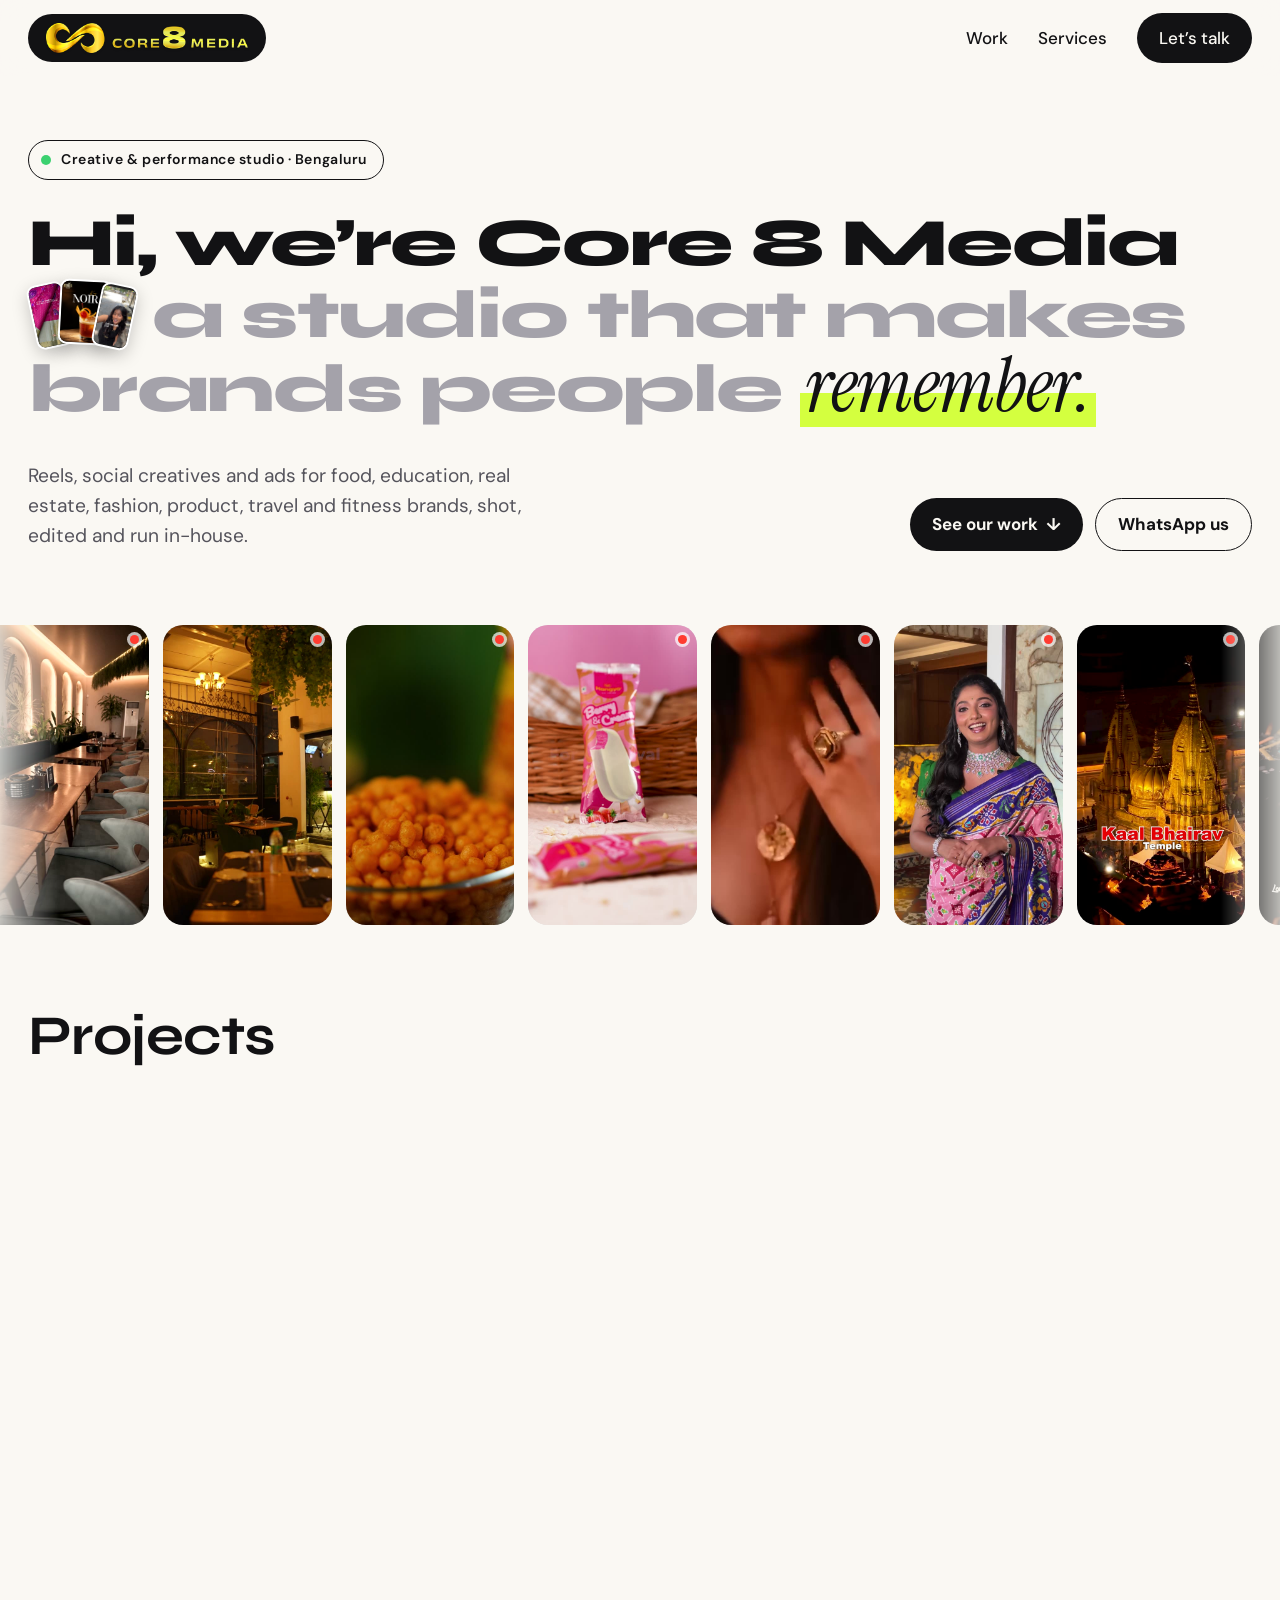
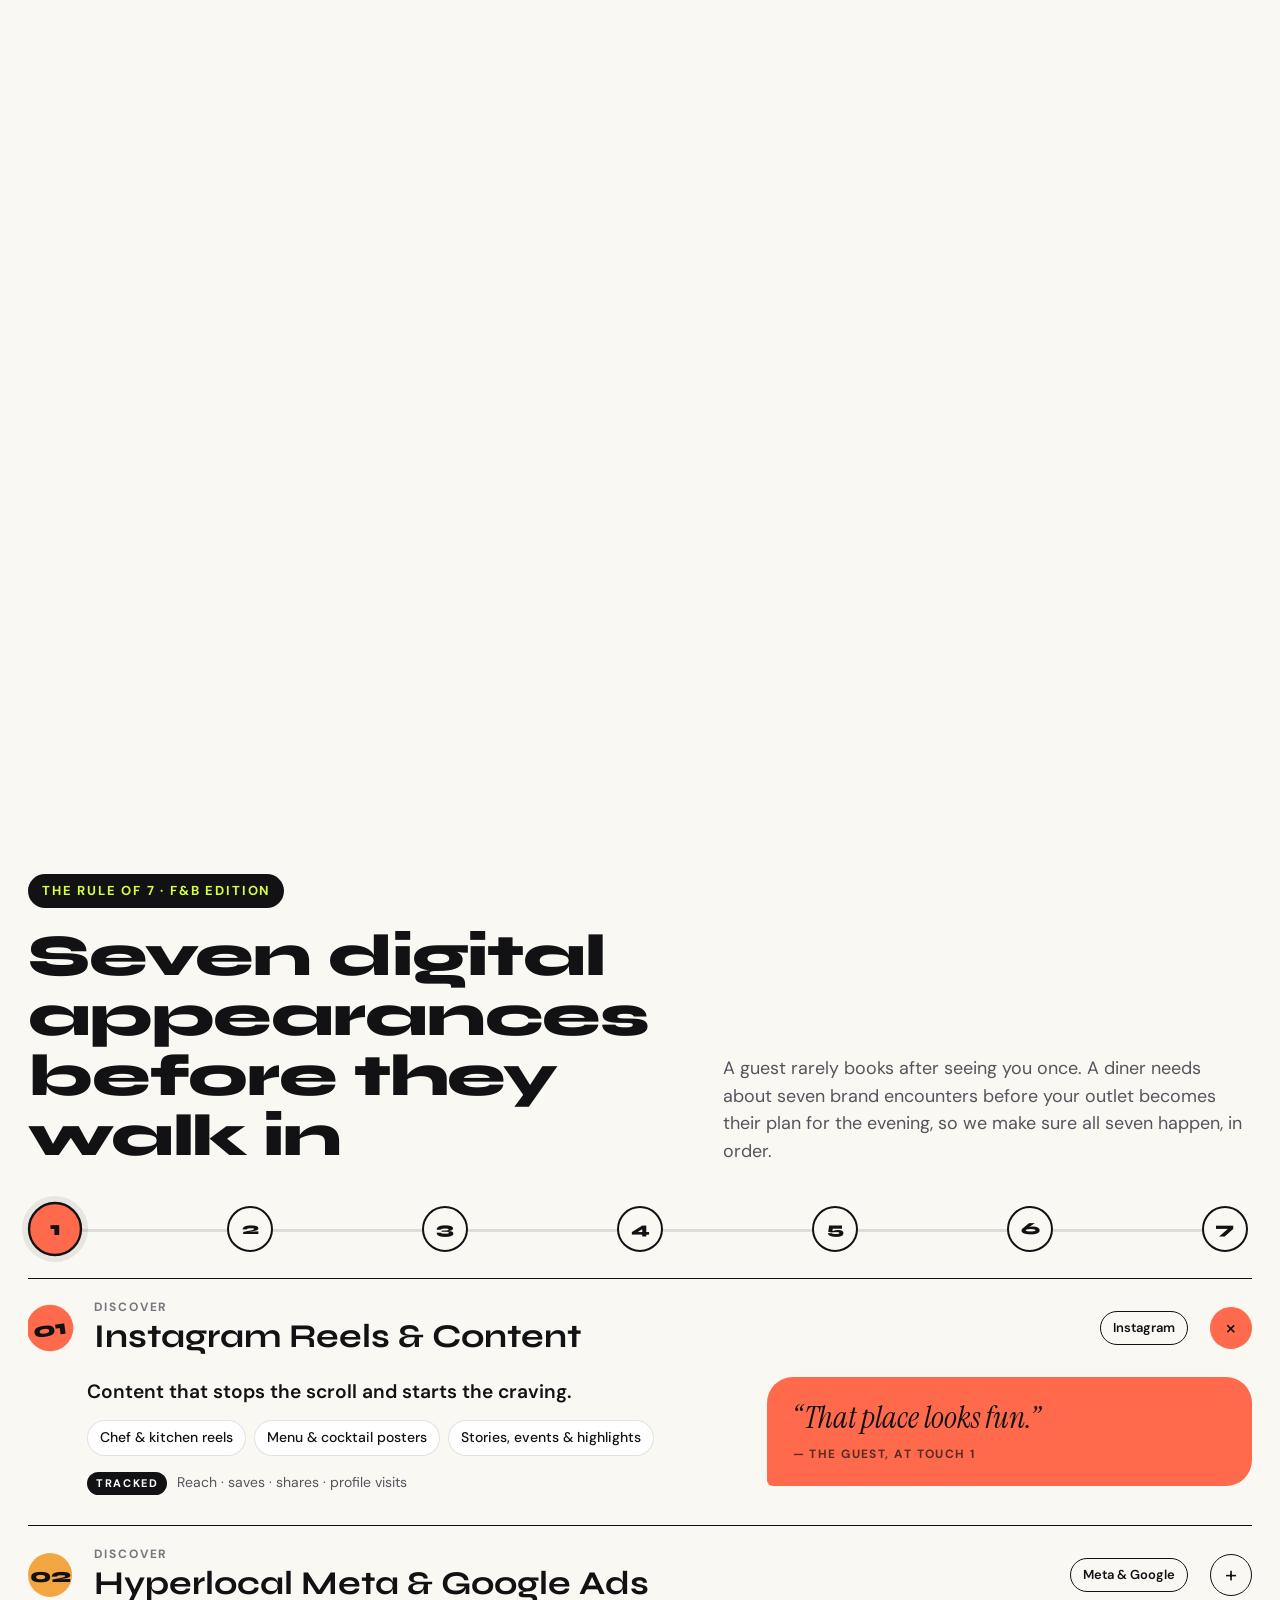
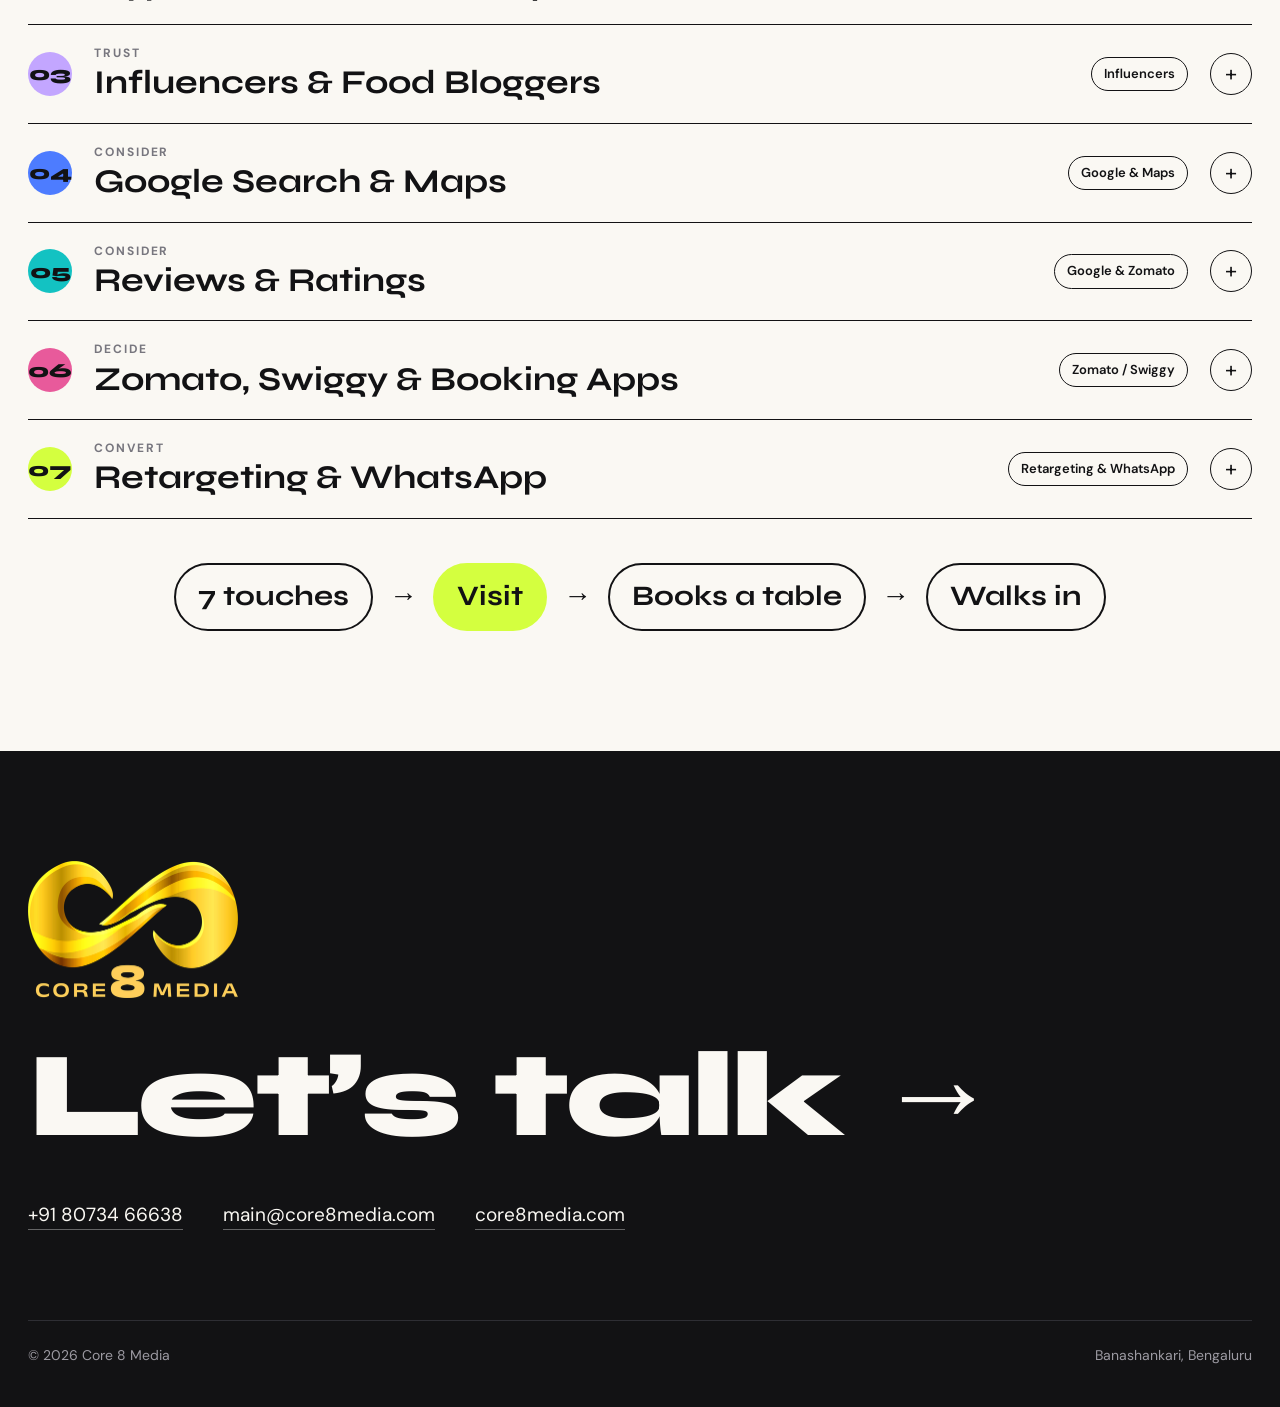
<file: index.html>
<!doctype html>
<html lang="en">
<head>
<meta charset="utf-8">
<meta name="viewport" content="width=device-width, initial-scale=1">
<title>Core 8 Media — Portfolio</title>
<meta name="description" content="Core 8 Media, Bengaluru: reels, social creatives and ads for brands people remember.">
<link rel="preload" href="fonts/syne-latin-800-normal.woff2" as="font" type="font/woff2" crossorigin>
<link rel="icon" type="image/png" href="favicon.png">
<link rel="stylesheet" href="site.css">
</head>
<body>

<nav>
  <div class="wrap nav-in">
    <a class="logo" href="index.html"><img class="logo-h" src="core8-logo-horizontal.png" alt="Core 8 Media" width="640" height="95"></a>
    <div class="links">
      <a href="index.html#work">Work</a>
      <a href="index.html#services">Services</a>
      <a class="btn" href="#contact">Let’s talk</a>
    </div>
  </div>
</nav>

<header class="hero" id="top">
  <div class="wrap">
    <p class="hero-kicker rv"><span class="dot" aria-hidden="true"></span>Creative &amp; performance studio · Bengaluru</p>
    <h1 class="rv">
      <span class="hi">Hi, we’re Core&nbsp;8&nbsp;Media</span>
      <span class="fan" aria-hidden="true"><span class="fc fc1"><img src="lk-pink-kanjeevaram-cover.jpg" alt=""></span><span class="fc fc2"><img src="st-poster-kaapi-noir.webp" alt=""></span><span class="fc fc3"><video src="re-lc-complex-loop.mp4" poster="re-lc-complex-cover.jpg" muted loop playsinline autoplay></video></span></span>
      <span class="soft">a studio that makes brands people <em>remember.</em></span>
    </h1>
    <div class="hero-row rv">
      <p>Reels, social creatives and ads for food, education, real estate, fashion, product, travel and fitness brands, shot, edited and run in-house.</p>
      <div class="hero-cta">
        <a class="btn" href="#work">See our work <span aria-hidden="true">↓</span></a>
        <a class="btn ghost" href="https://wa.me/918073466638" target="_blank" rel="noopener">WhatsApp us</a>
      </div>
    </div>
  </div>
  <div class="ribbon rv" aria-label="A sample of our reels and creatives">
    <div class="ribbon-track" id="ribbon"></div>
  </div>
</header>

<section class="wrap" id="work">
  <div class="head rv"><h2>Projects</h2></div>
  <div class="grid" id="grid"></div>
</section>

<section class="services wrap" id="services">
  <div class="r7-head rv">
    <div>
      <p class="kick">The Rule of 7 · F&amp;B Edition</p>
      <h2>Seven digital appearances before they walk in</h2>
    </div>
    <p>A guest rarely books after seeing you once. A diner needs about seven brand encounters before your outlet becomes their plan for the evening, so we make sure all seven happen, in order.</p>
  </div>
  <div class="r7-rail rv" role="group" aria-label="Jump to a touch"><button class="dot7" data-i="0" style="--c:#FF6A4D" aria-label="Touch 1: Instagram Reels &amp; Content"><span>1</span></button><button class="dot7" data-i="1" style="--c:#F2A541" aria-label="Touch 2: Hyperlocal Meta &amp; Google Ads"><span>2</span></button><button class="dot7" data-i="2" style="--c:#C3A6FF" aria-label="Touch 3: Influencers &amp; Food Bloggers"><span>3</span></button><button class="dot7" data-i="3" style="--c:#4D7CFF" aria-label="Touch 4: Google Search &amp; Maps"><span>4</span></button><button class="dot7" data-i="4" style="--c:#13C2C2" aria-label="Touch 5: Reviews &amp; Ratings"><span>5</span></button><button class="dot7" data-i="5" style="--c:#E85A9B" aria-label="Touch 6: Zomato, Swiggy &amp; Booking Apps"><span>6</span></button><button class="dot7" data-i="6" style="--c:#D4FF3F" aria-label="Touch 7: Retargeting &amp; WhatsApp"><span>7</span></button><span class="r7-fill" aria-hidden="true"></span></div>
  <div class="r7-list rv">
      <div class="r7 open" style="--c:#FF6A4D">
        <button aria-expanded="true"><b class="n">01</b><span class="t"><small>Discover</small>Instagram Reels &amp; Content</span><em class="tag">Instagram</em><i aria-hidden="true">+</i></button>
        <div class="ans"><div class="r7-body">
          <div><p class="lead">Content that stops the scroll and starts the craving.</p><ul><li>Chef &amp; kitchen reels</li><li>Menu &amp; cocktail posters</li><li>Stories, events &amp; highlights</li></ul><p class="metric"><span>Tracked</span>Reach · saves · shares · profile visits</p></div>
          <blockquote>“That place looks fun.”<cite>— the guest, at touch 1</cite></blockquote>
        </div></div>
      </div>
      <div class="r7" style="--c:#F2A541">
        <button aria-expanded="false"><b class="n">02</b><span class="t"><small>Discover</small>Hyperlocal Meta &amp; Google Ads</span><em class="tag">Meta &amp; Google</em><i aria-hidden="true">+</i></button>
        <div class="ans"><div class="r7-body">
          <div><p class="lead">Your content in front of people who can actually walk in tonight.</p><ul><li>Geo-fenced 3–5 km campaigns</li><li>Weekend &amp; match-day pushes</li><li>Call &amp; WhatsApp booking ads</li><li>Weekly optimisation</li></ul><p class="metric"><span>Tracked</span>Reach · frequency · CTR · cost per booking</p></div>
          <blockquote>“I keep seeing this place.”<cite>— the guest, at touch 2</cite></blockquote>
        </div></div>
      </div>
      <div class="r7" style="--c:#C3A6FF">
        <button aria-expanded="false"><b class="n">03</b><span class="t"><small>Trust</small>Influencers &amp; Food Bloggers</span><em class="tag">Influencers</em><i aria-hidden="true">+</i></button>
        <div class="ans"><div class="r7-body">
          <div><p class="lead">Someone they follow vouches for you.</p><ul><li>Local food creators</li><li>Hosted tasting nights</li><li>Boosted collab reels</li><li>Reshared guest content</li></ul><p class="metric"><span>Tracked</span>Collab reach · new followers · code redemptions</p></div>
          <blockquote>“Even they loved it.”<cite>— the guest, at touch 3</cite></blockquote>
        </div></div>
      </div>
      <div class="r7" style="--c:#4D7CFF">
        <button aria-expanded="false"><b class="n">04</b><span class="t"><small>Consider</small>Google Search &amp; Maps</span><em class="tag">Google &amp; Maps</em><i aria-hidden="true">+</i></button>
        <div class="ans"><div class="r7-body">
          <div><p class="lead">Show up the moment they search “near me”.</p><ul><li>Google Business Profile setup</li><li>Fresh photos &amp; weekly posts</li><li>Local SEO</li><li>Landing page</li></ul><p class="metric"><span>Tracked</span>Map views · calls · direction requests</p></div>
          <blockquote>“It’s just ten minutes away.”<cite>— the guest, at touch 4</cite></blockquote>
        </div></div>
      </div>
      <div class="r7" style="--c:#13C2C2">
        <button aria-expanded="false"><b class="n">05</b><span class="t"><small>Consider</small>Reviews &amp; Ratings</span><em class="tag">Google &amp; Zomato</em><i aria-hidden="true">+</i></button>
        <div class="ans"><div class="r7-body">
          <div><p class="lead">A strong rating with recent, replied-to reviews closes the deal.</p><ul><li>QR review collection</li><li>Replies on Google &amp; Zomato</li><li>Recovery plan for old negatives</li><li>Top reviews turned into posts</li></ul><p class="metric"><span>Tracked</span>Average rating · review count · reply rate</p></div>
          <blockquote>“People seem to love it.”<cite>— the guest, at touch 5</cite></blockquote>
        </div></div>
      </div>
      <div class="r7" style="--c:#E85A9B">
        <button aria-expanded="false"><b class="n">06</b><span class="t"><small>Decide</small>Zomato, Swiggy &amp; Booking Apps</span><em class="tag">Zomato / Swiggy</em><i aria-hidden="true">+</i></button>
        <div class="ans"><div class="r7-body">
          <div><p class="lead">Your listing has to look as good as your outlet.</p><ul><li>Menu photography &amp; item copy</li><li>Cover &amp; banner creatives</li><li>Dining &amp; delivery offers</li><li>Table-booking setup</li></ul><p class="metric"><span>Tracked</span>Listing visits · orders · table bookings</p></div>
          <blockquote>“Let’s book for Saturday.”<cite>— the guest, at touch 6</cite></blockquote>
        </div></div>
      </div>
      <div class="r7" style="--c:#D4FF3F">
        <button aria-expanded="false"><b class="n">07</b><span class="t"><small>Convert</small>Retargeting &amp; WhatsApp</span><em class="tag">Retargeting &amp; WhatsApp</em><i aria-hidden="true">+</i></button>
        <div class="ans"><div class="r7-body">
          <div><p class="lead">Anyone who watched, clicked or saved gets a reason to visit this week.</p><ul><li>Event &amp; weekend reminders</li><li>WhatsApp broadcasts &amp; loyalty offers</li><li>Birthday, anniversary &amp; group bookings</li><li>Post-visit review ask (feeds step 05)</li></ul><p class="metric"><span>Tracked</span>Return visits · broadcast replies · repeat bookings</p></div>
          <blockquote>“Okay, we’re going tonight.”<cite>— the guest, at touch 7</cite></blockquote>
        </div></div>
      </div>
  </div>
  <div class="r7-flow rv" aria-label="Seven touches lead to a visit">
    <span>7 touches</span><i>→</i><span class="hot">Visit</span><i>→</i><span>Books a table</span><i>→</i><span>Walks in</span>
  </div>
</section>

<footer id="contact">
  <div class="wrap">
    <img class="foot-logo rv" src="core8-logo.png" alt="Core 8 Media" width="420" height="275">
    <h2 class="rv"><a href="https://wa.me/918073466638" target="_blank" rel="noopener">Let’s <em>talk →</em></a></h2>
    <div class="contact rv">
      <a href="tel:+918073466638">+91 80734 66638</a>
      <a href="mailto:main@core8media.com">main@core8media.com</a>
      <a href="https://core8media.com" target="_blank" rel="noopener">core8media.com</a>
    </div>
    <div class="foot"><span>© 2026 Core 8 Media</span><span>Banashankari, Bengaluru</span></div>
  </div>
</footer>

<div class="viewer" id="viewer" role="dialog" aria-modal="true" aria-label="Project media">
  <div class="stage" id="stage"></div>
  <button class="vb v-close" id="vClose" aria-label="Close">✕</button>
  <button class="vb v-prev" id="vPrev" aria-label="Previous">←</button>
  <button class="vb v-next" id="vNext" aria-label="Next">→</button>
  <div class="v-count" id="vCount"></div>
</div>

<script src="site.js"></script>
</body>
</html>
</file>
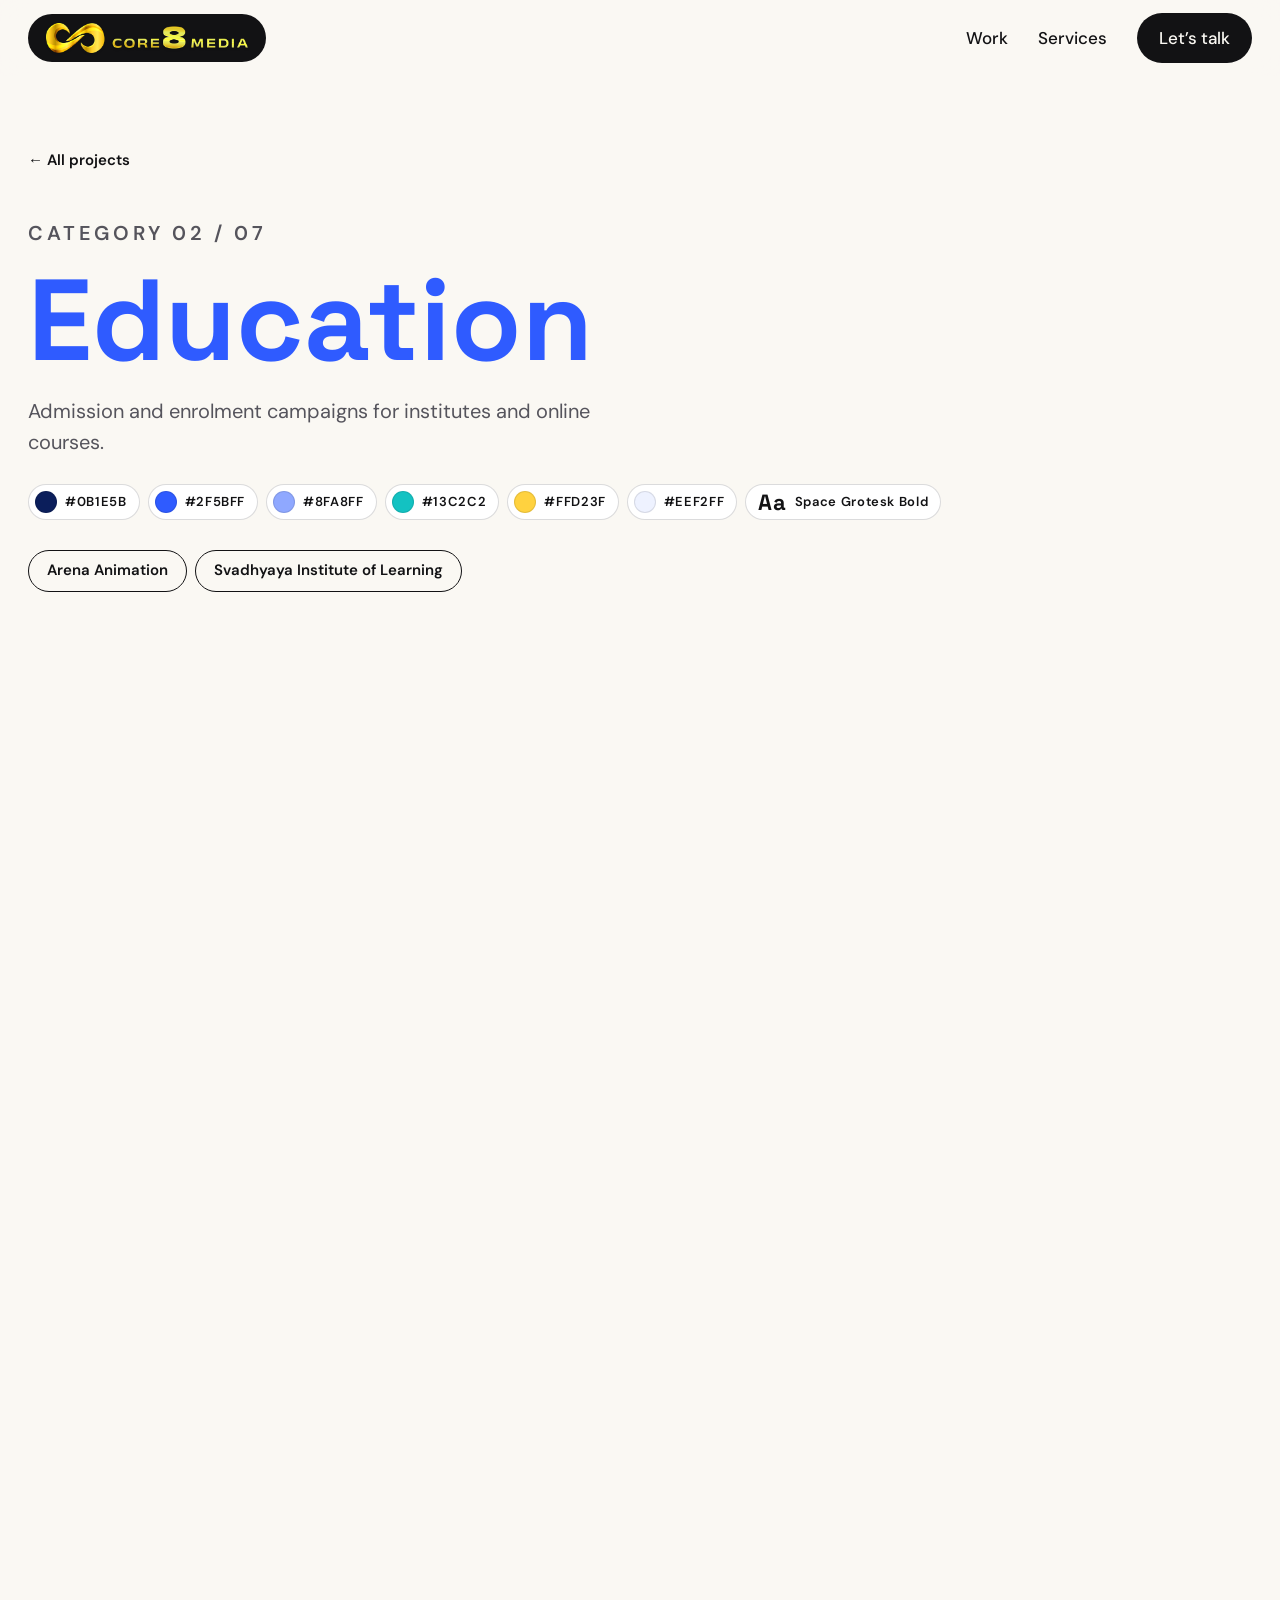
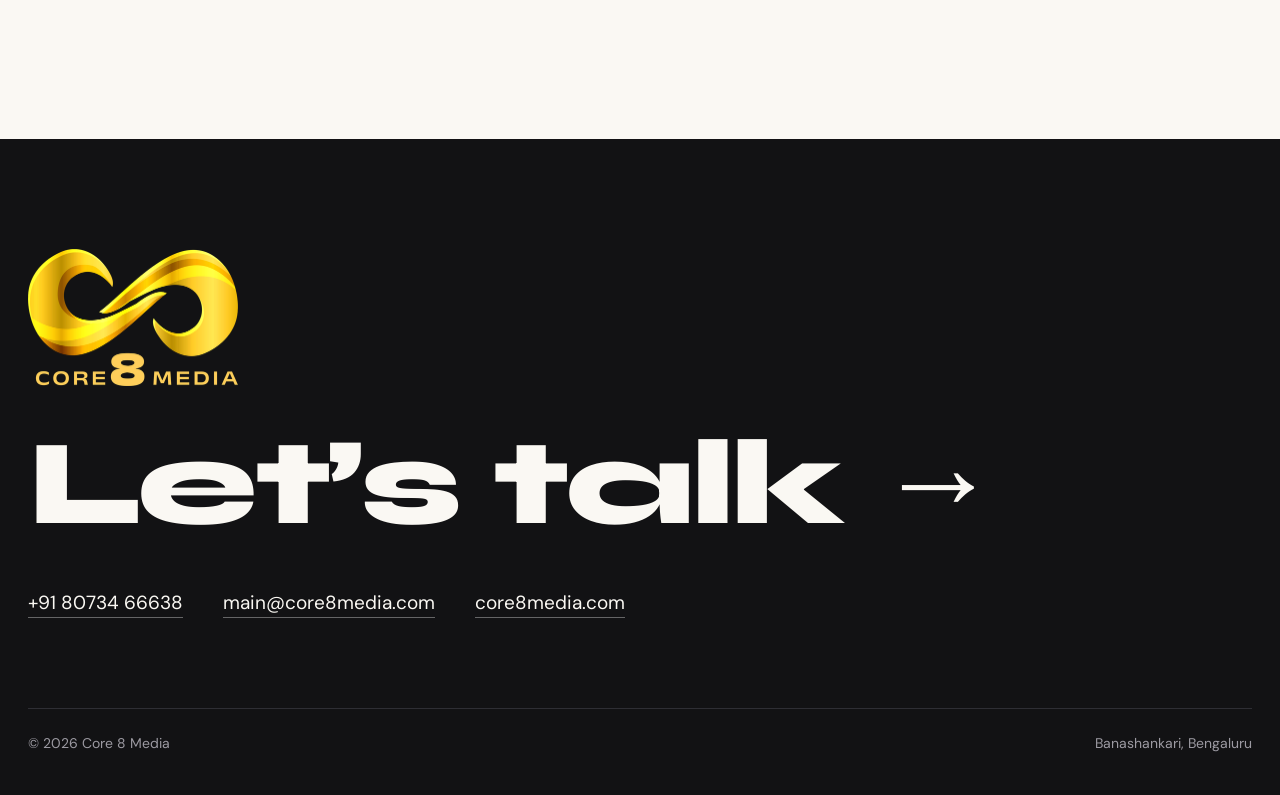
<file: education.html>
<!doctype html>
<html lang="en">
<head>
<meta charset="utf-8">
<meta name="viewport" content="width=device-width, initial-scale=1">
<title>Education — Core 8 Media</title>
<meta name="description" content="Core 8 Media work for Education brands.">
<link rel="preload" href="fonts/syne-latin-800-normal.woff2" as="font" type="font/woff2" crossorigin>
<link rel="icon" type="image/png" href="favicon.png">
<link rel="stylesheet" href="site.css">
</head>
<body>

<nav>
  <div class="wrap nav-in">
    <a class="logo" href="index.html"><img class="logo-h" src="core8-logo-horizontal.png" alt="Core 8 Media" width="640" height="95"></a>
    <div class="links">
      <a href="index.html#work">Work</a>
      <a href="index.html#services">Services</a>
      <a class="btn" href="#contact">Let’s talk</a>
    </div>
  </div>
</nav>

<main class="wrap" id="category" data-cat="education"></main>

<footer id="contact">
  <div class="wrap">
    <img class="foot-logo rv" src="core8-logo.png" alt="Core 8 Media" width="420" height="275">
    <h2 class="rv"><a href="https://wa.me/918073466638" target="_blank" rel="noopener">Let’s <em>talk →</em></a></h2>
    <div class="contact rv">
      <a href="tel:+918073466638">+91 80734 66638</a>
      <a href="mailto:main@core8media.com">main@core8media.com</a>
      <a href="https://core8media.com" target="_blank" rel="noopener">core8media.com</a>
    </div>
    <div class="foot"><span>© 2026 Core 8 Media</span><span>Banashankari, Bengaluru</span></div>
  </div>
</footer>

<div class="viewer" id="viewer" role="dialog" aria-modal="true" aria-label="Project media">
  <div class="stage" id="stage"></div>
  <button class="vb v-close" id="vClose" aria-label="Close">✕</button>
  <button class="vb v-prev" id="vPrev" aria-label="Previous">←</button>
  <button class="vb v-next" id="vNext" aria-label="Next">→</button>
  <div class="v-count" id="vCount"></div>
</div>

<script src="site.js"></script>
</body>
</html>
</file>
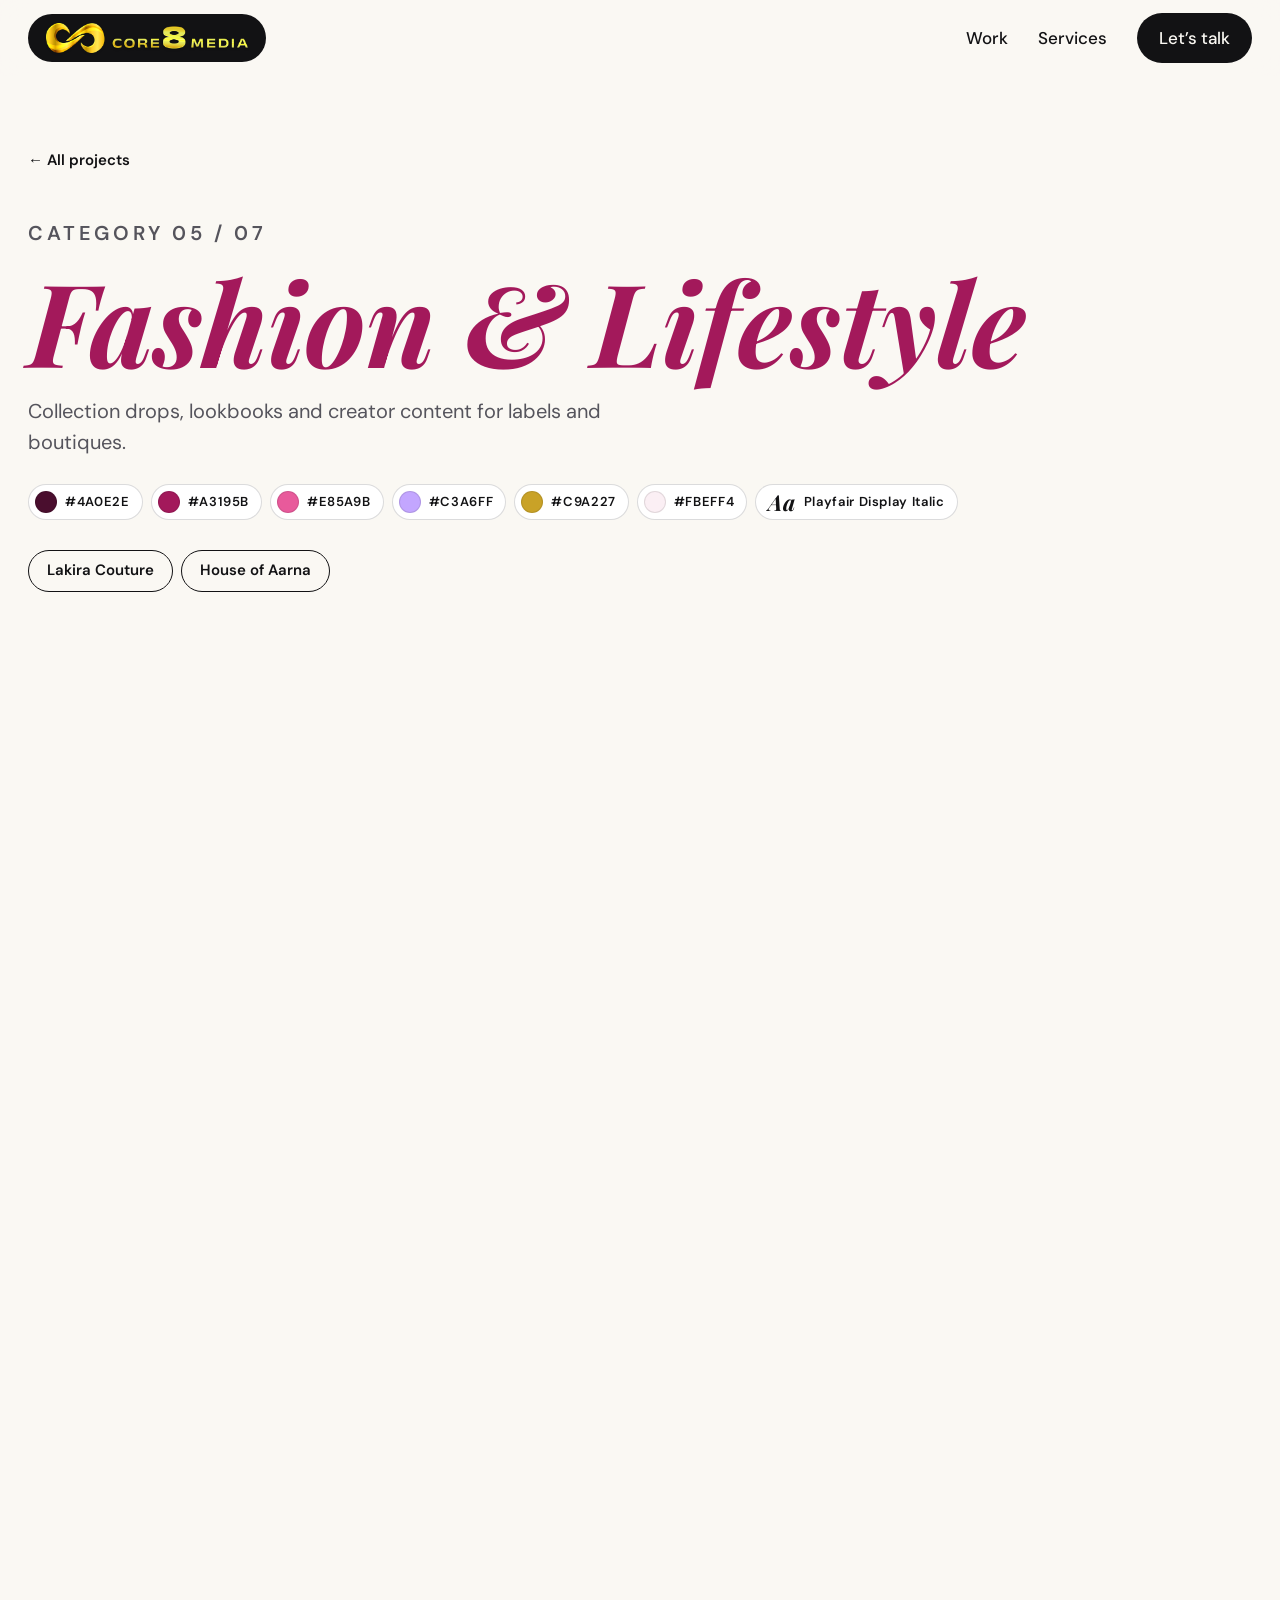
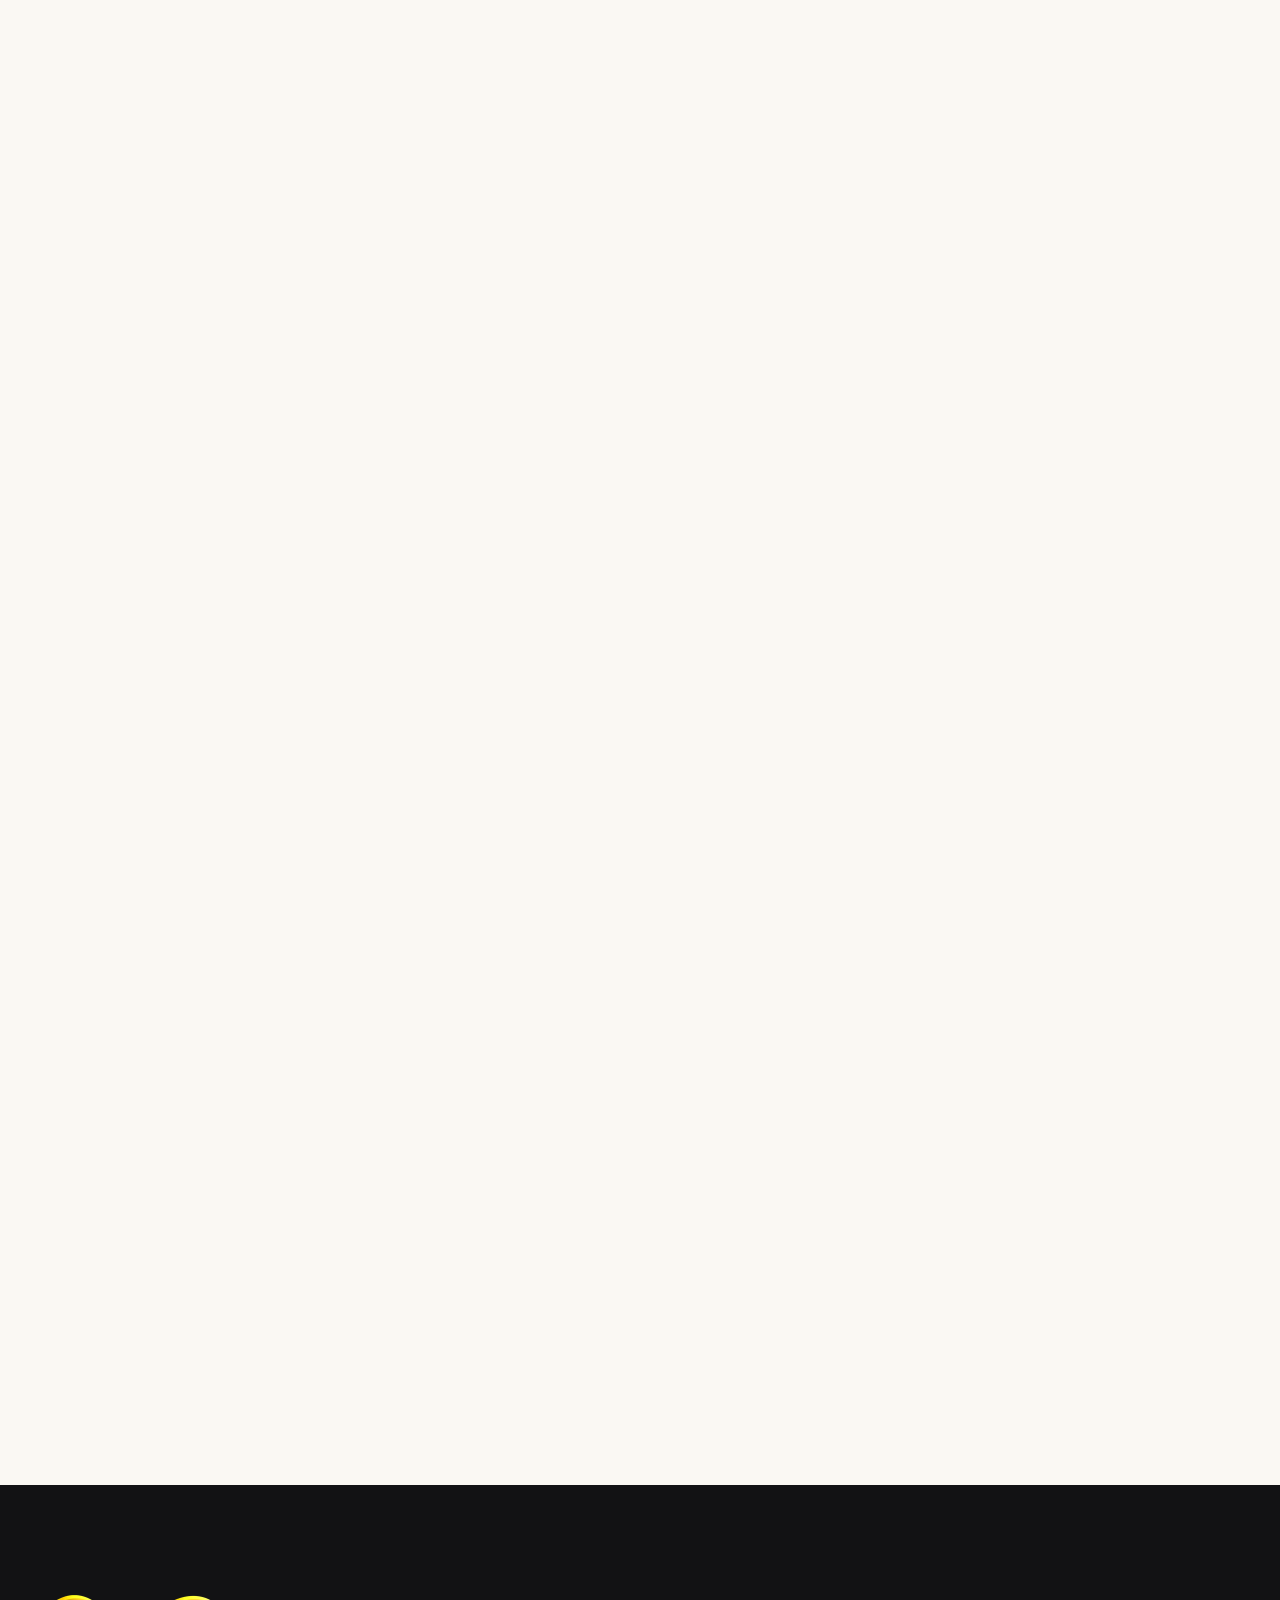
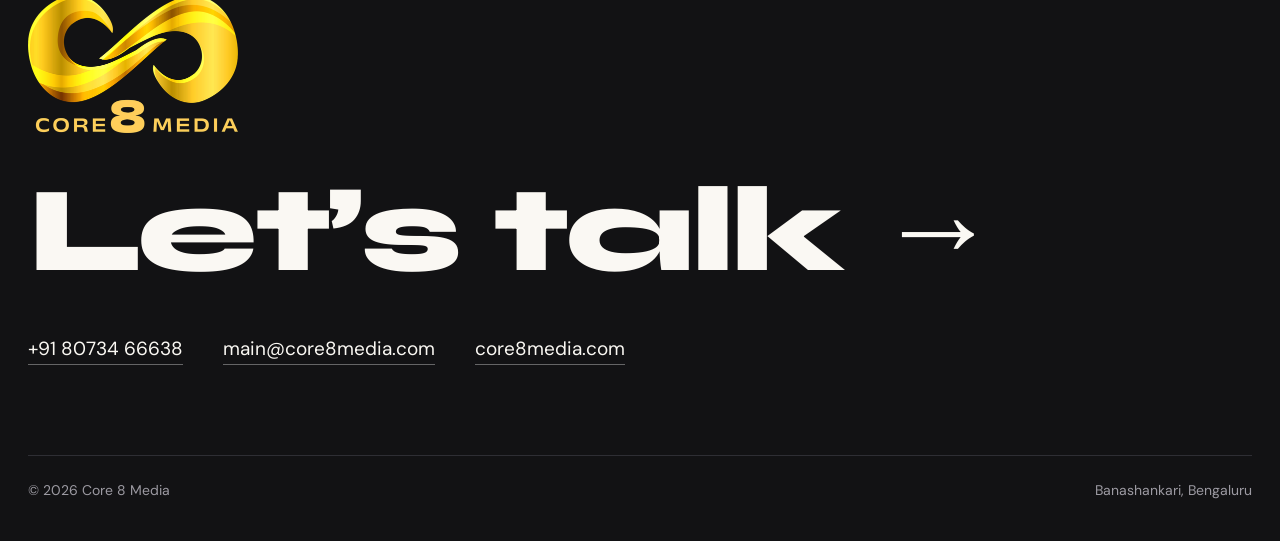
<file: fashion-lifestyle.html>
<!doctype html>
<html lang="en">
<head>
<meta charset="utf-8">
<meta name="viewport" content="width=device-width, initial-scale=1">
<title>Fashion &amp; Lifestyle — Core 8 Media</title>
<meta name="description" content="Core 8 Media work for Fashion &amp; Lifestyle brands.">
<link rel="preload" href="fonts/syne-latin-800-normal.woff2" as="font" type="font/woff2" crossorigin>
<link rel="icon" type="image/png" href="favicon.png">
<link rel="stylesheet" href="site.css">
</head>
<body>

<nav>
  <div class="wrap nav-in">
    <a class="logo" href="index.html"><img class="logo-h" src="core8-logo-horizontal.png" alt="Core 8 Media" width="640" height="95"></a>
    <div class="links">
      <a href="index.html#work">Work</a>
      <a href="index.html#services">Services</a>
      <a class="btn" href="#contact">Let’s talk</a>
    </div>
  </div>
</nav>

<main class="wrap" id="category" data-cat="fashion-lifestyle"></main>

<footer id="contact">
  <div class="wrap">
    <img class="foot-logo rv" src="core8-logo.png" alt="Core 8 Media" width="420" height="275">
    <h2 class="rv"><a href="https://wa.me/918073466638" target="_blank" rel="noopener">Let’s <em>talk →</em></a></h2>
    <div class="contact rv">
      <a href="tel:+918073466638">+91 80734 66638</a>
      <a href="mailto:main@core8media.com">main@core8media.com</a>
      <a href="https://core8media.com" target="_blank" rel="noopener">core8media.com</a>
    </div>
    <div class="foot"><span>© 2026 Core 8 Media</span><span>Banashankari, Bengaluru</span></div>
  </div>
</footer>

<div class="viewer" id="viewer" role="dialog" aria-modal="true" aria-label="Project media">
  <div class="stage" id="stage"></div>
  <button class="vb v-close" id="vClose" aria-label="Close">✕</button>
  <button class="vb v-prev" id="vPrev" aria-label="Previous">←</button>
  <button class="vb v-next" id="vNext" aria-label="Next">→</button>
  <div class="v-count" id="vCount"></div>
</div>

<script src="site.js"></script>
</body>
</html>
</file>
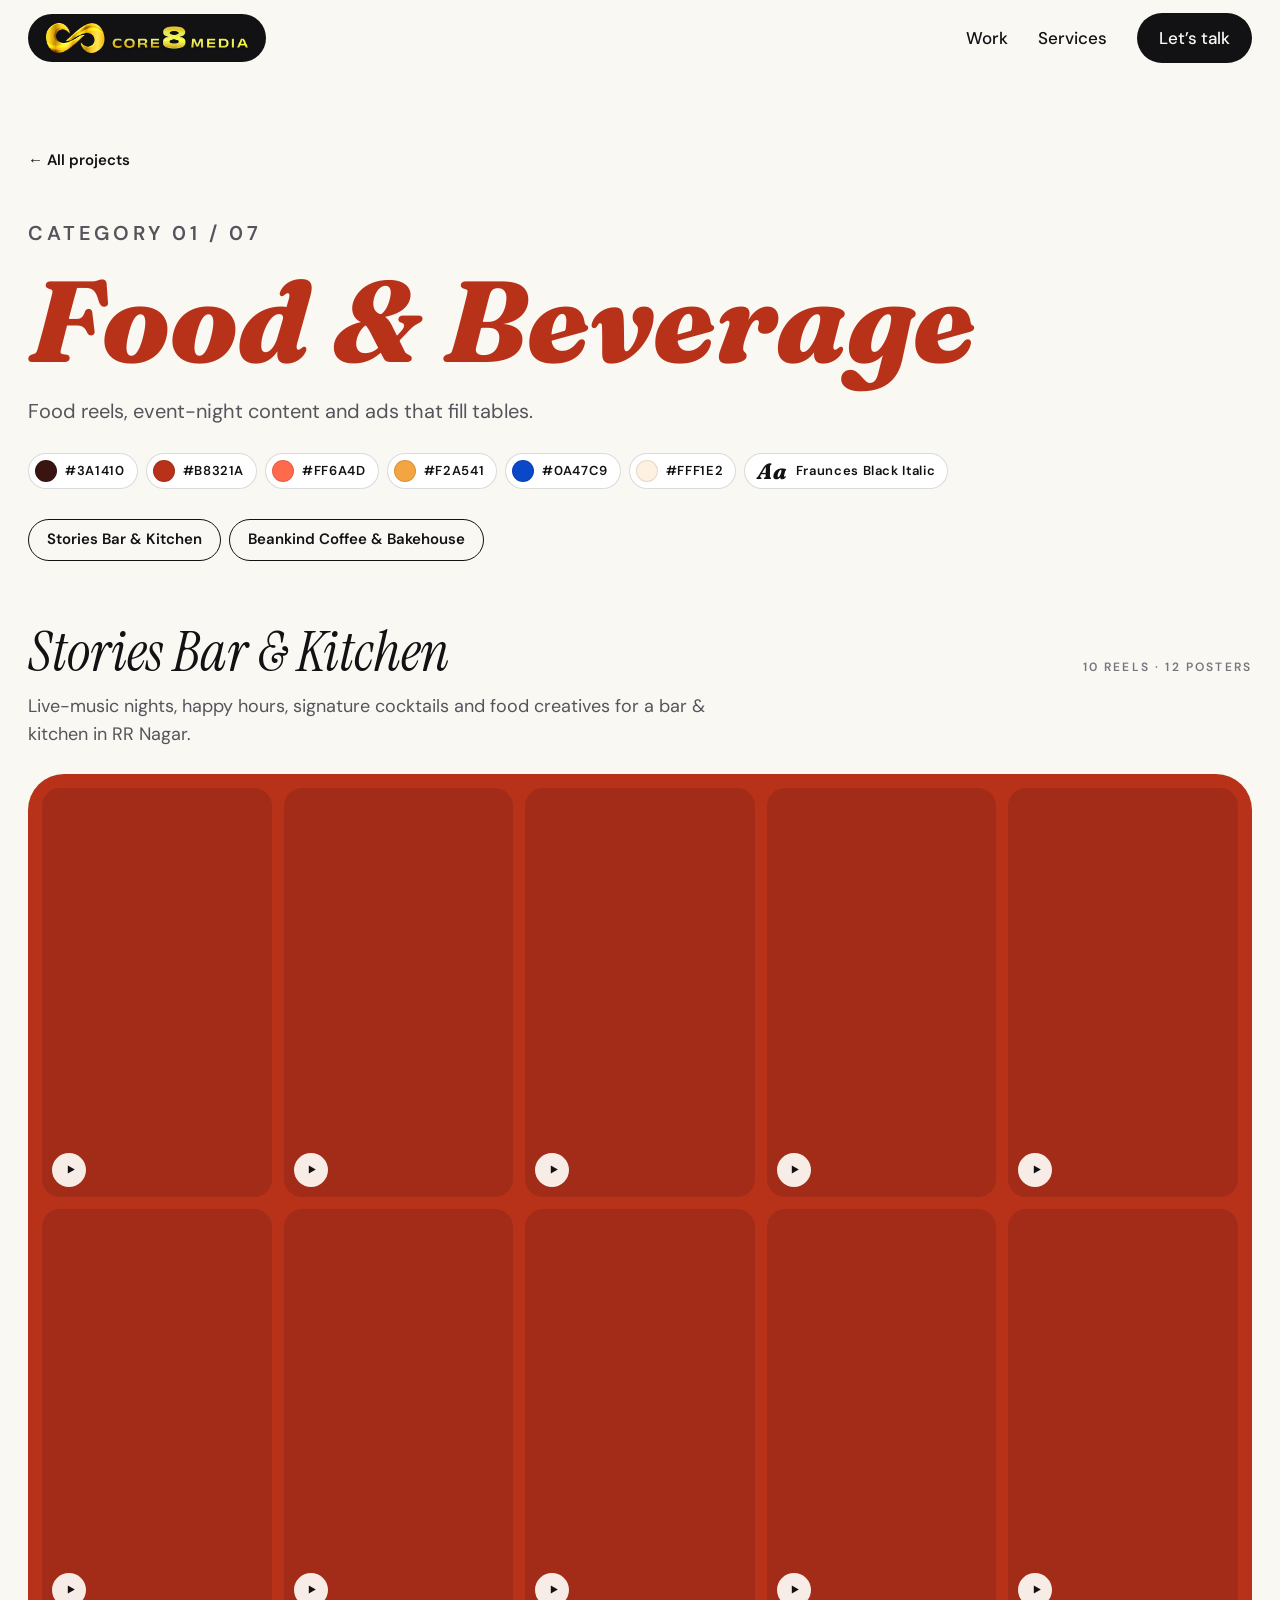
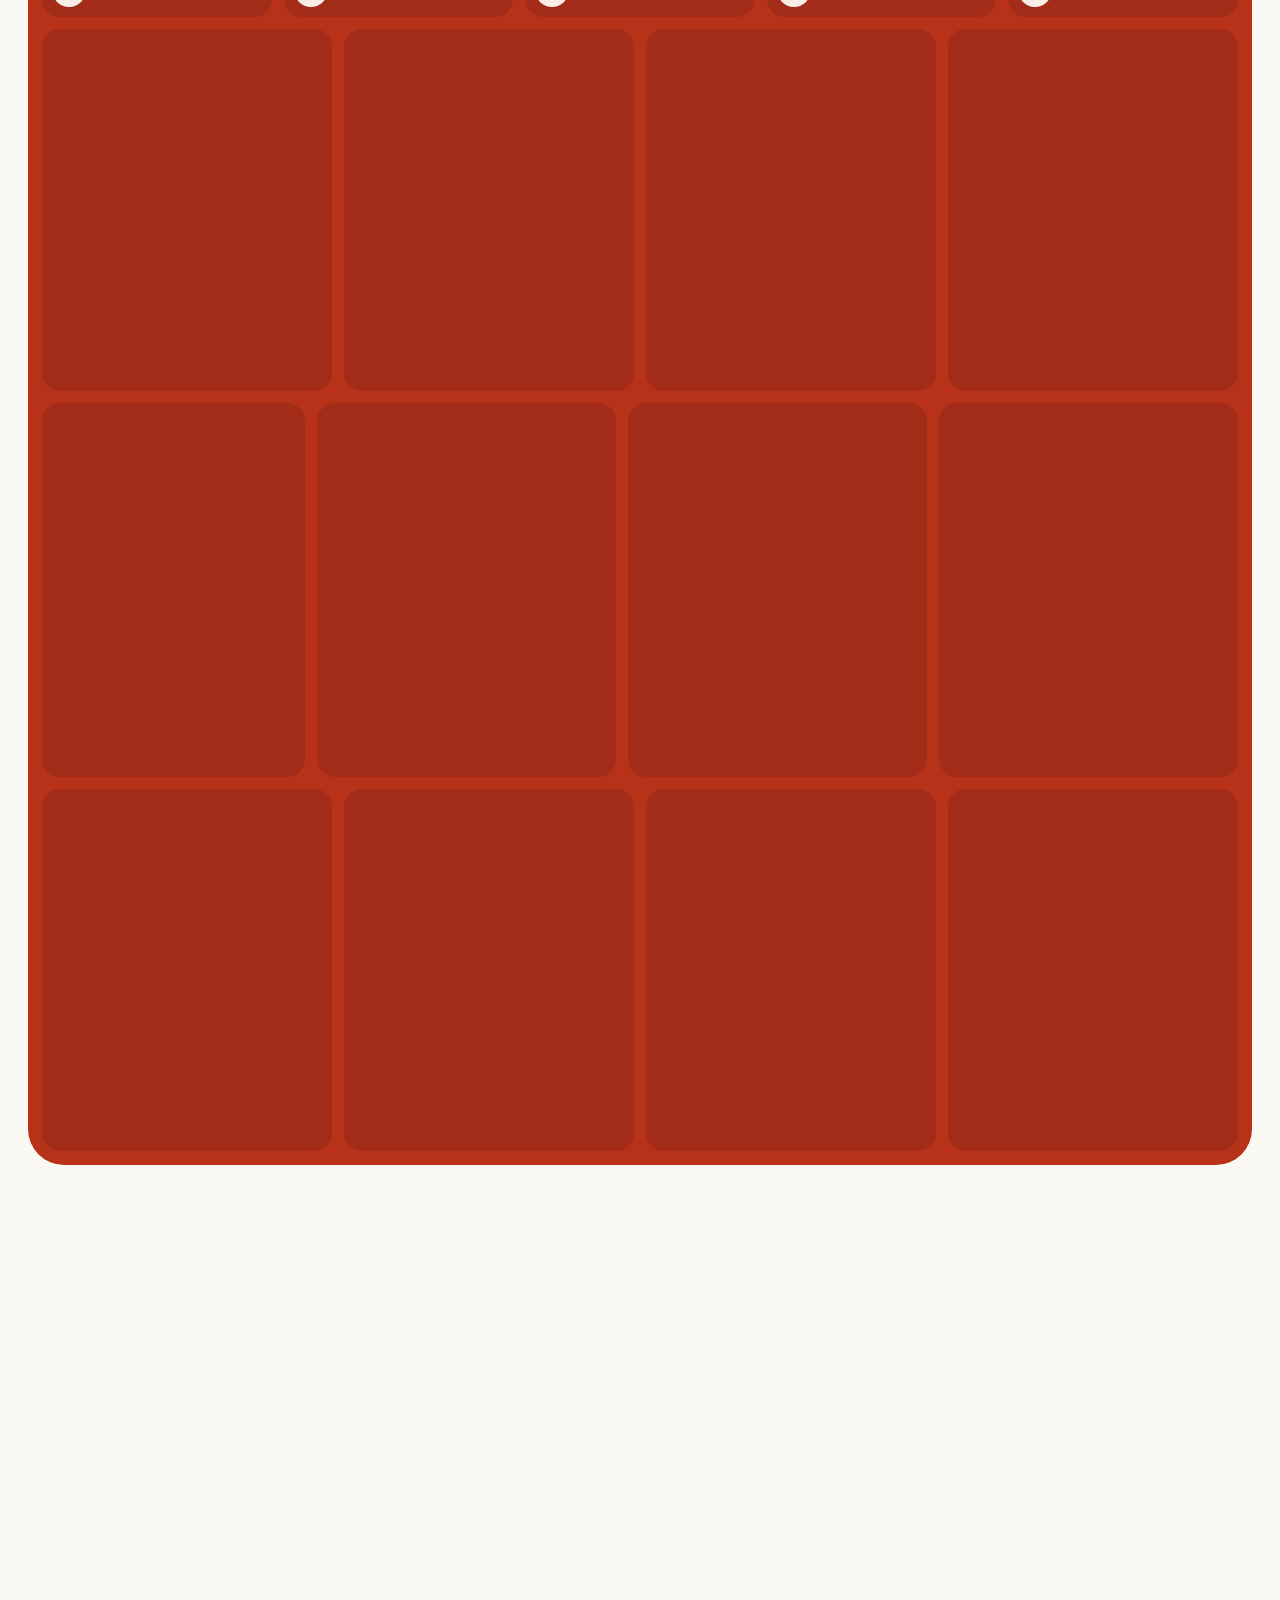
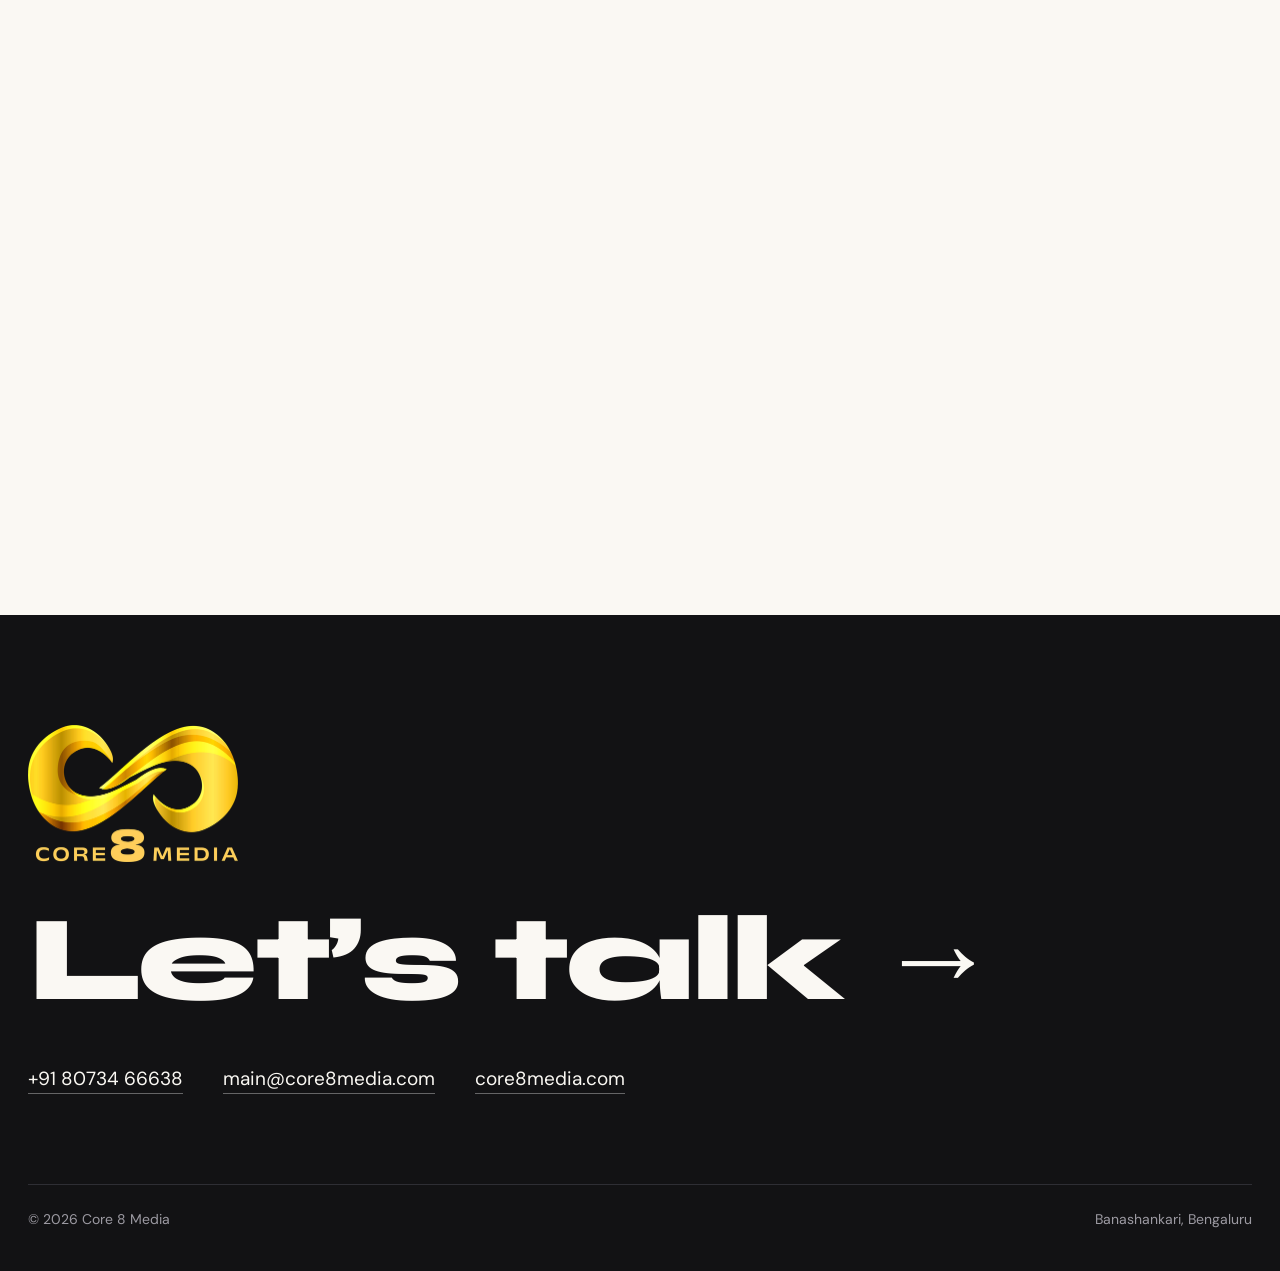
<file: food-beverage.html>
<!doctype html>
<html lang="en">
<head>
<meta charset="utf-8">
<meta name="viewport" content="width=device-width, initial-scale=1">
<title>Food &amp; Beverage — Core 8 Media</title>
<meta name="description" content="Core 8 Media work for Food &amp; Beverage brands.">
<link rel="preload" href="fonts/syne-latin-800-normal.woff2" as="font" type="font/woff2" crossorigin>
<link rel="icon" type="image/png" href="favicon.png">
<link rel="stylesheet" href="site.css">
</head>
<body>

<nav>
  <div class="wrap nav-in">
    <a class="logo" href="index.html"><img class="logo-h" src="core8-logo-horizontal.png" alt="Core 8 Media" width="640" height="95"></a>
    <div class="links">
      <a href="index.html#work">Work</a>
      <a href="index.html#services">Services</a>
      <a class="btn" href="#contact">Let’s talk</a>
    </div>
  </div>
</nav>

<main class="wrap" id="category" data-cat="food-beverage"></main>

<footer id="contact">
  <div class="wrap">
    <img class="foot-logo rv" src="core8-logo.png" alt="Core 8 Media" width="420" height="275">
    <h2 class="rv"><a href="https://wa.me/918073466638" target="_blank" rel="noopener">Let’s <em>talk →</em></a></h2>
    <div class="contact rv">
      <a href="tel:+918073466638">+91 80734 66638</a>
      <a href="mailto:main@core8media.com">main@core8media.com</a>
      <a href="https://core8media.com" target="_blank" rel="noopener">core8media.com</a>
    </div>
    <div class="foot"><span>© 2026 Core 8 Media</span><span>Banashankari, Bengaluru</span></div>
  </div>
</footer>

<div class="viewer" id="viewer" role="dialog" aria-modal="true" aria-label="Project media">
  <div class="stage" id="stage"></div>
  <button class="vb v-close" id="vClose" aria-label="Close">✕</button>
  <button class="vb v-prev" id="vPrev" aria-label="Previous">←</button>
  <button class="vb v-next" id="vNext" aria-label="Next">→</button>
  <div class="v-count" id="vCount"></div>
</div>

<script src="site.js"></script>
</body>
</html>
</file>
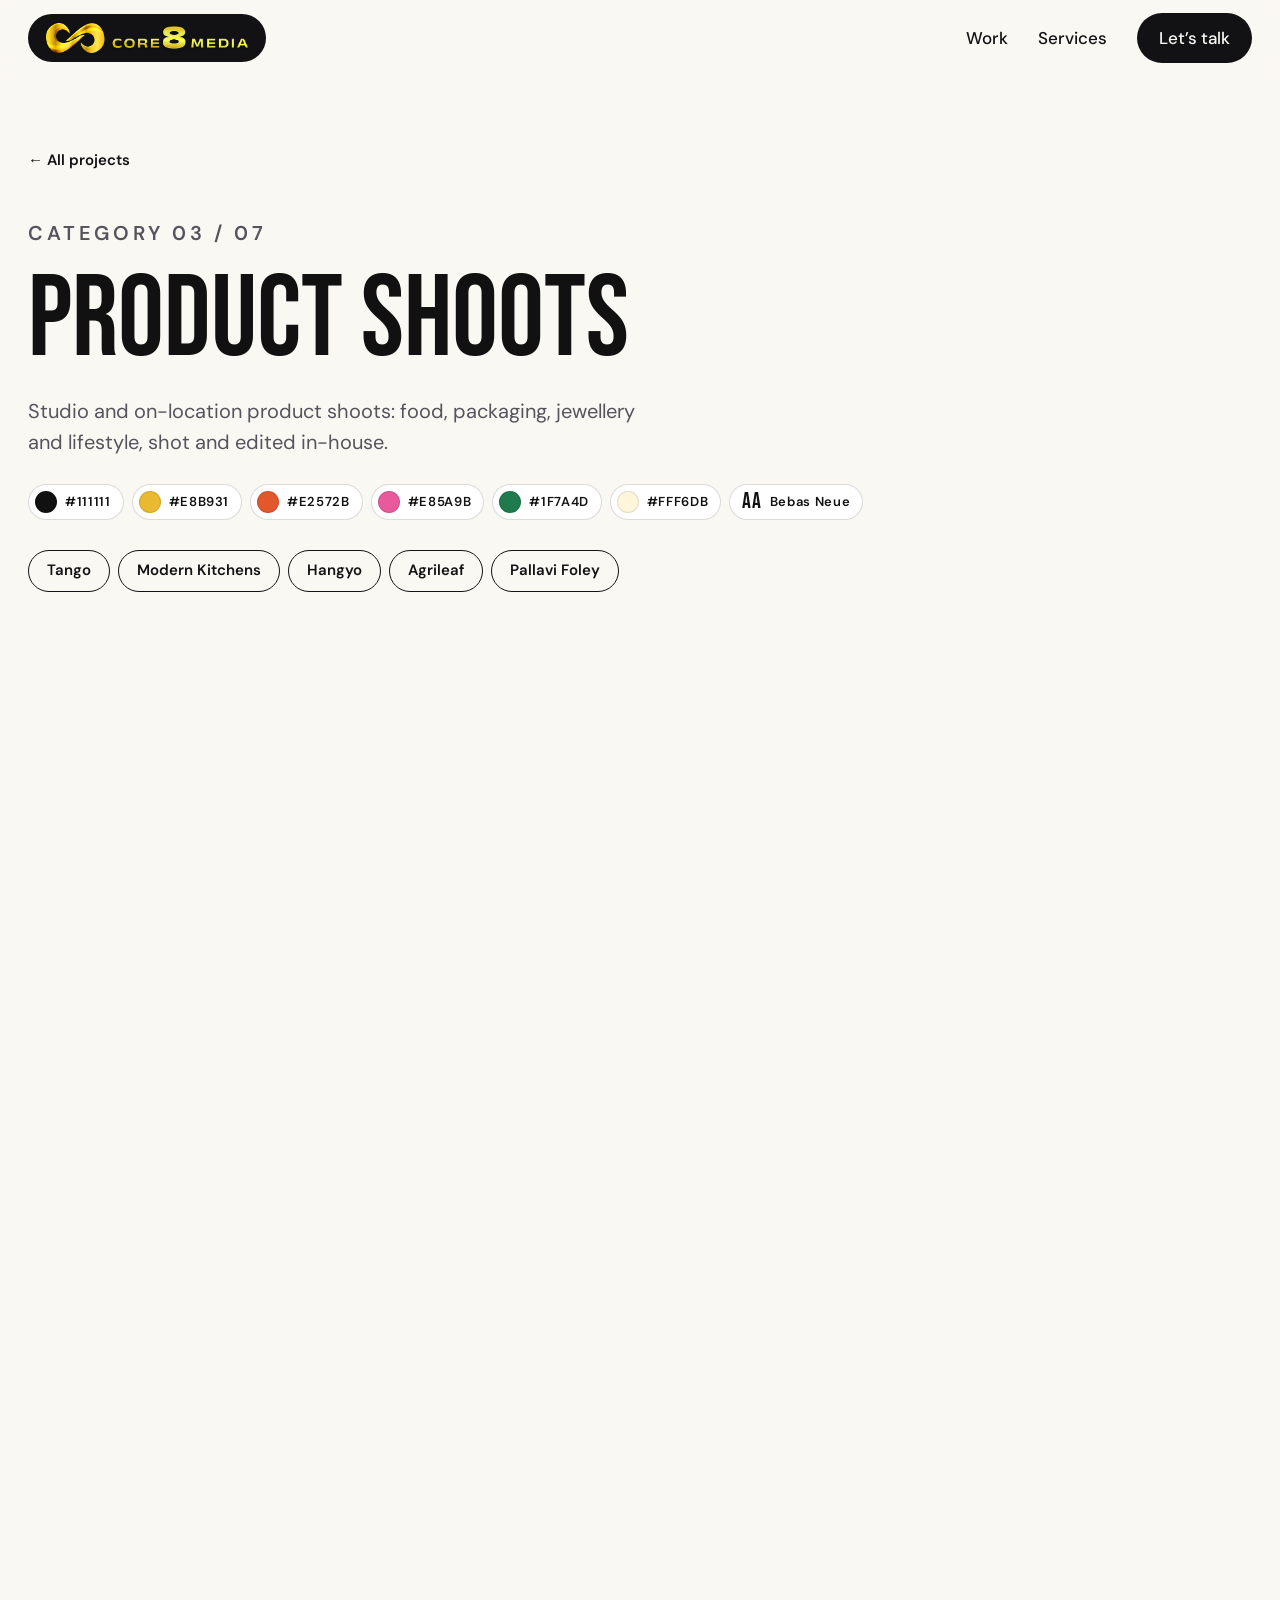
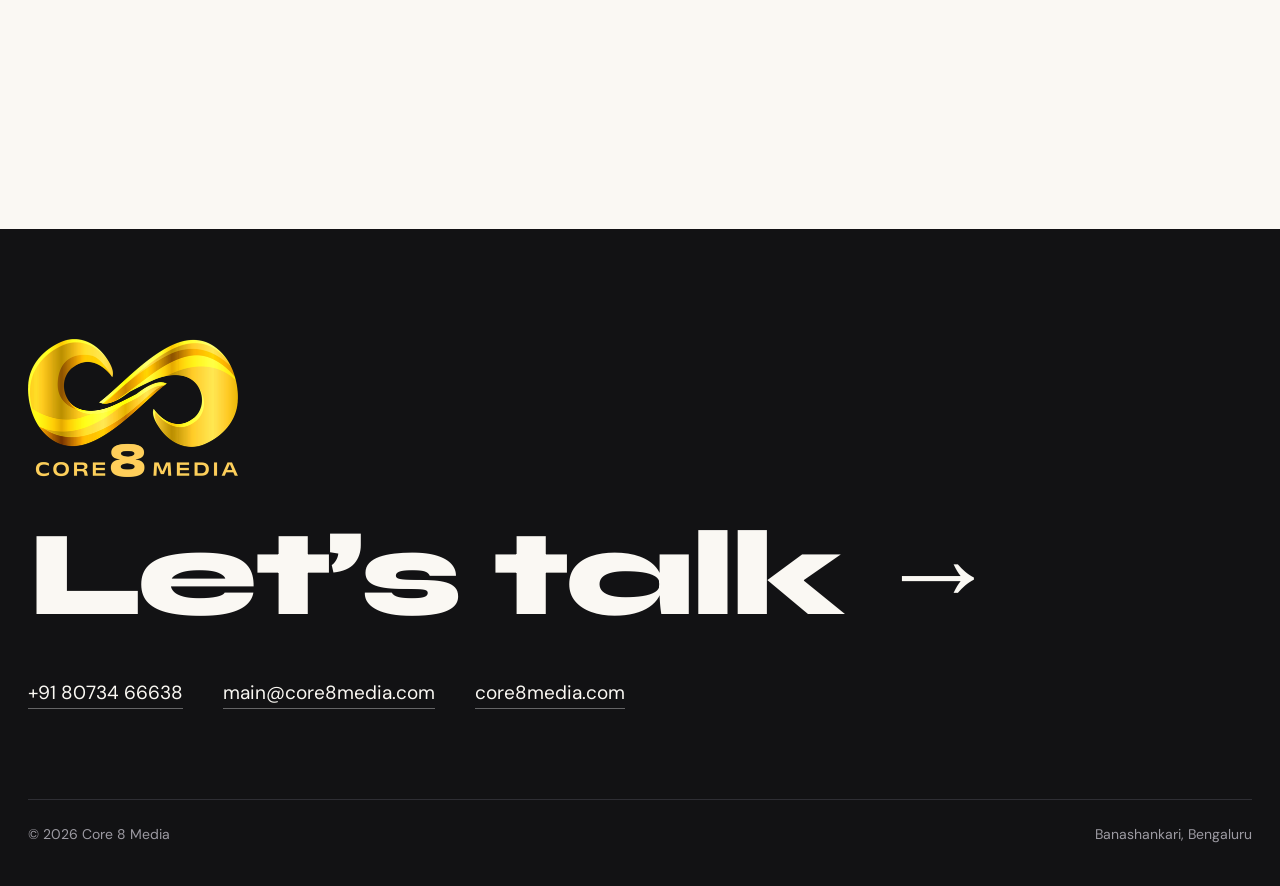
<file: product-shoots.html>
<!doctype html>
<html lang="en">
<head>
<meta charset="utf-8">
<meta name="viewport" content="width=device-width, initial-scale=1">
<title>Product Shoots — Core 8 Media</title>
<meta name="description" content="Core 8 Media product shoots for food, packaging and jewellery brands.">
<link rel="preload" href="fonts/syne-latin-800-normal.woff2" as="font" type="font/woff2" crossorigin>
<link rel="icon" type="image/png" href="favicon.png">
<link rel="stylesheet" href="site.css">
</head>
<body>

<nav>
  <div class="wrap nav-in">
    <a class="logo" href="index.html"><img class="logo-h" src="core8-logo-horizontal.png" alt="Core 8 Media" width="640" height="95"></a>
    <div class="links">
      <a href="index.html#work">Work</a>
      <a href="index.html#services">Services</a>
      <a class="btn" href="#contact">Let’s talk</a>
    </div>
  </div>
</nav>

<main class="wrap" id="category" data-cat="product-shoots"></main>

<footer id="contact">
  <div class="wrap">
    <img class="foot-logo rv" src="core8-logo.png" alt="Core 8 Media" width="420" height="275">
    <h2 class="rv"><a href="https://wa.me/918073466638" target="_blank" rel="noopener">Let’s <em>talk →</em></a></h2>
    <div class="contact rv">
      <a href="tel:+918073466638">+91 80734 66638</a>
      <a href="mailto:main@core8media.com">main@core8media.com</a>
      <a href="https://core8media.com" target="_blank" rel="noopener">core8media.com</a>
    </div>
    <div class="foot"><span>© 2026 Core 8 Media</span><span>Banashankari, Bengaluru</span></div>
  </div>
</footer>

<div class="viewer" id="viewer" role="dialog" aria-modal="true" aria-label="Project media">
  <div class="stage" id="stage"></div>
  <button class="vb v-close" id="vClose" aria-label="Close">✕</button>
  <button class="vb v-prev" id="vPrev" aria-label="Previous">←</button>
  <button class="vb v-next" id="vNext" aria-label="Next">→</button>
  <div class="v-count" id="vCount"></div>
</div>

<script src="site.js"></script>
</body>
</html>
</file>
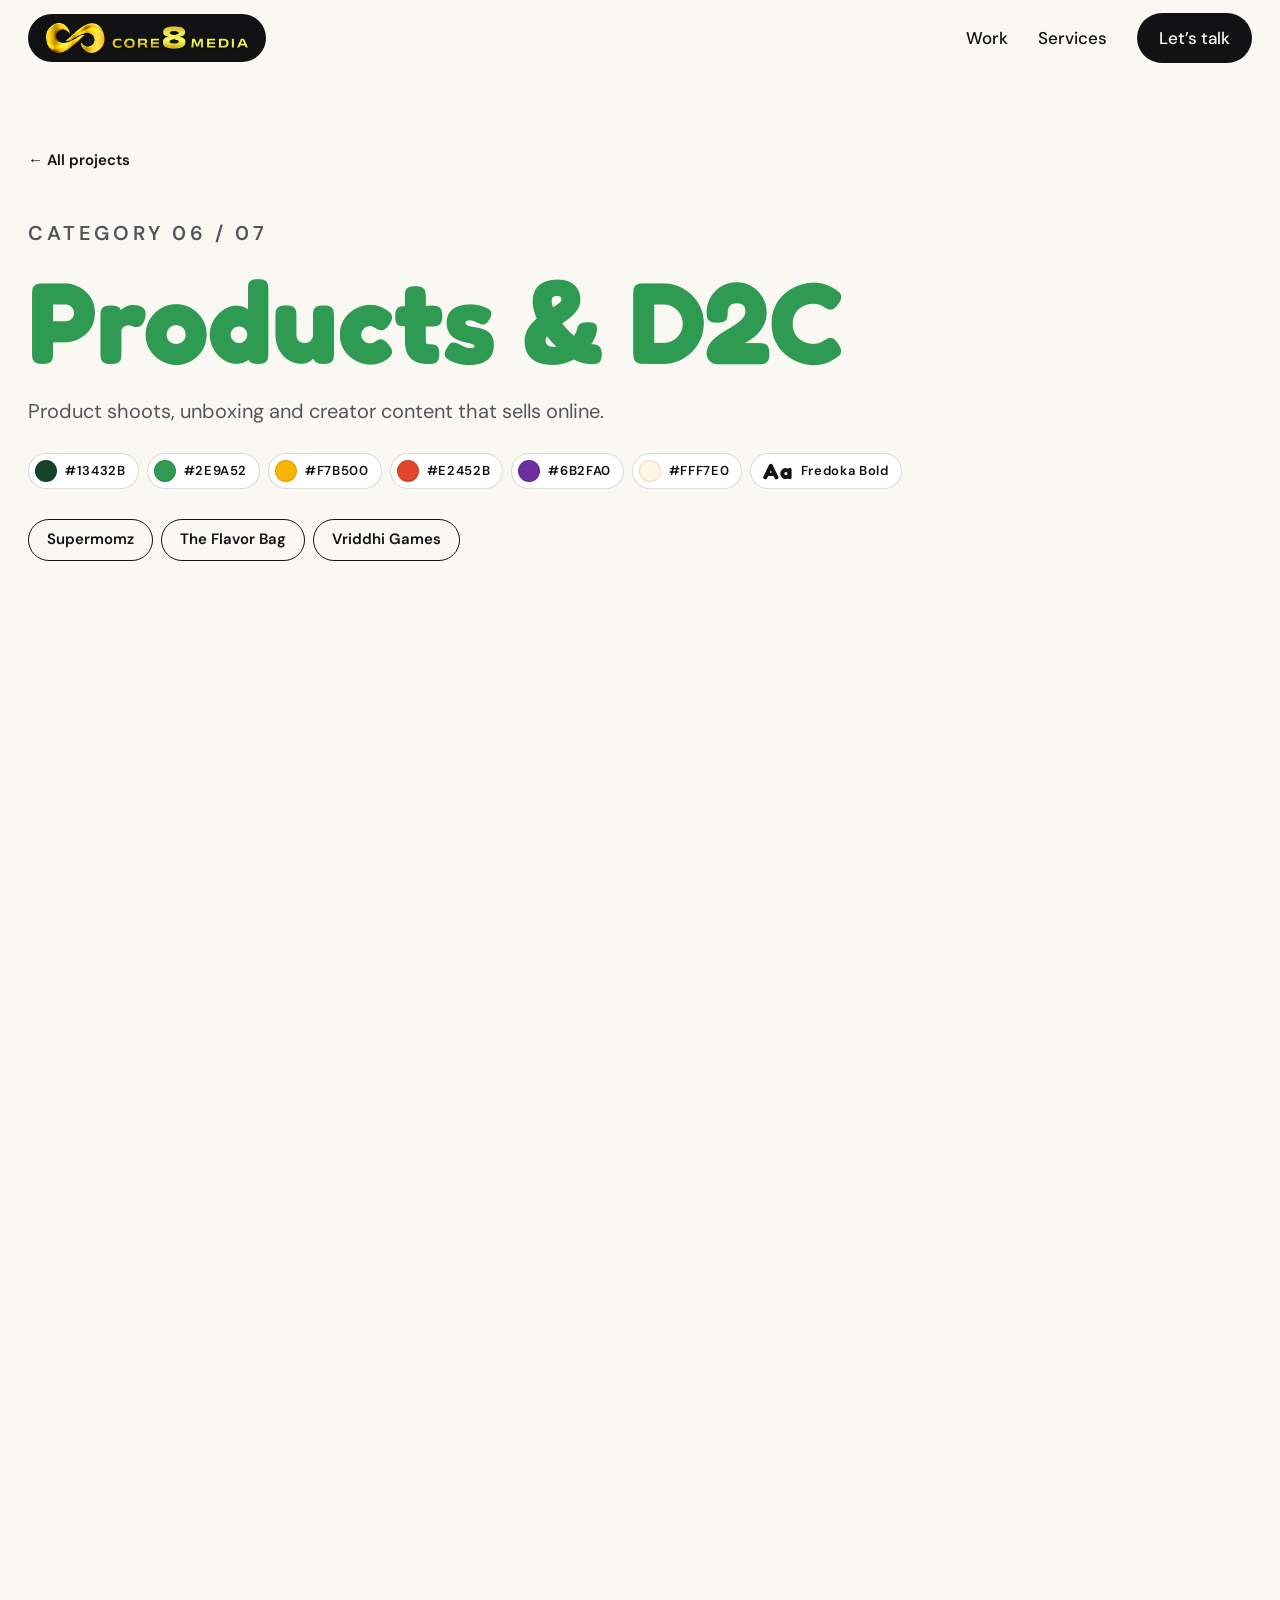
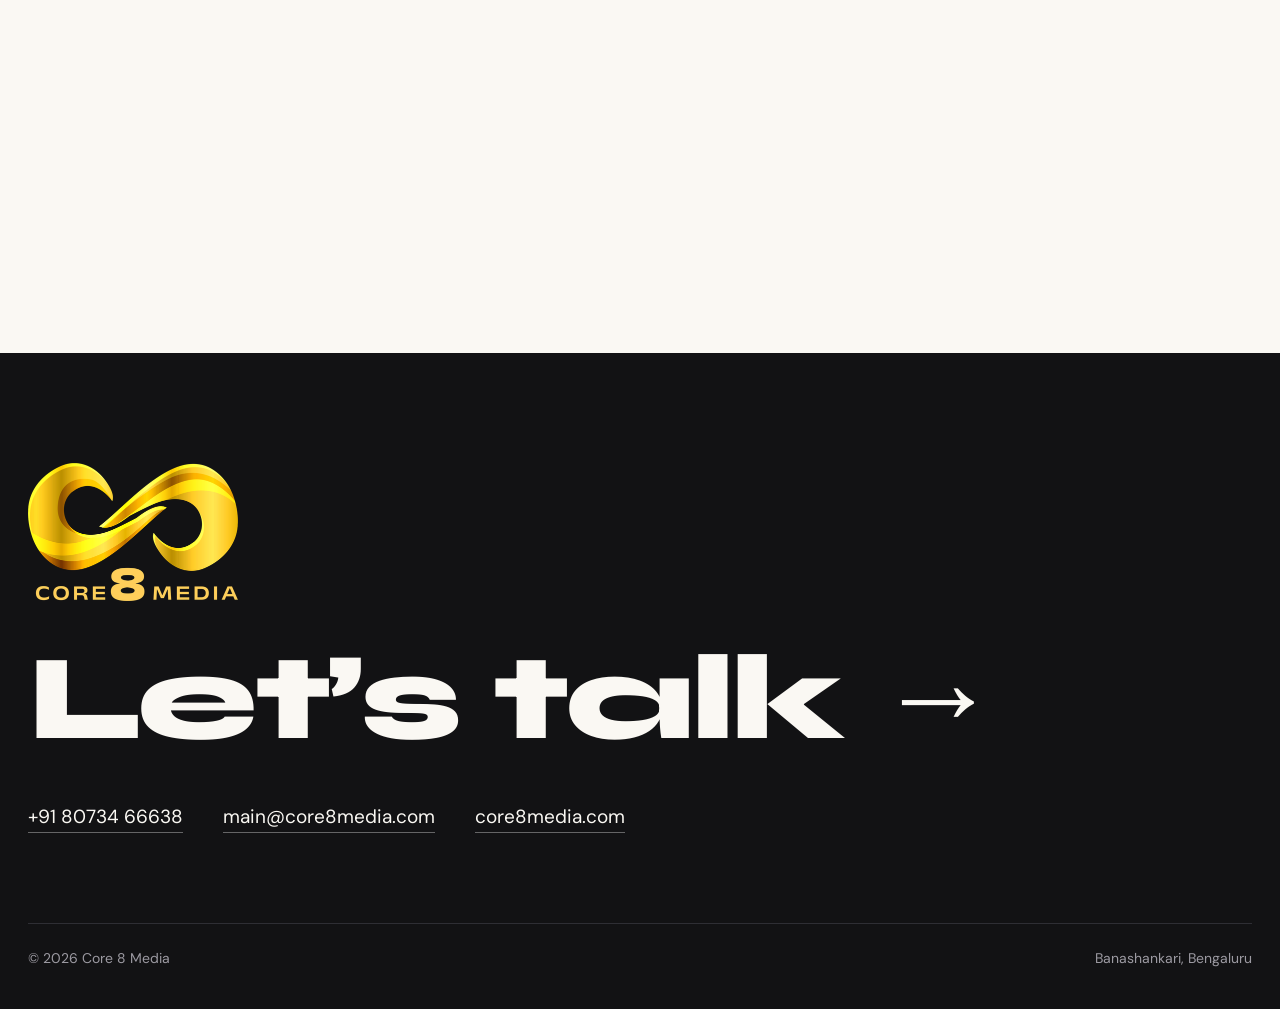
<file: products-d2c.html>
<!doctype html>
<html lang="en">
<head>
<meta charset="utf-8">
<meta name="viewport" content="width=device-width, initial-scale=1">
<title>Products &amp; D2C — Core 8 Media</title>
<meta name="description" content="Core 8 Media work for Products &amp; D2C brands.">
<link rel="preload" href="fonts/syne-latin-800-normal.woff2" as="font" type="font/woff2" crossorigin>
<link rel="icon" type="image/png" href="favicon.png">
<link rel="stylesheet" href="site.css">
</head>
<body>

<nav>
  <div class="wrap nav-in">
    <a class="logo" href="index.html"><img class="logo-h" src="core8-logo-horizontal.png" alt="Core 8 Media" width="640" height="95"></a>
    <div class="links">
      <a href="index.html#work">Work</a>
      <a href="index.html#services">Services</a>
      <a class="btn" href="#contact">Let’s talk</a>
    </div>
  </div>
</nav>

<main class="wrap" id="category" data-cat="products-d2c"></main>

<footer id="contact">
  <div class="wrap">
    <img class="foot-logo rv" src="core8-logo.png" alt="Core 8 Media" width="420" height="275">
    <h2 class="rv"><a href="https://wa.me/918073466638" target="_blank" rel="noopener">Let’s <em>talk →</em></a></h2>
    <div class="contact rv">
      <a href="tel:+918073466638">+91 80734 66638</a>
      <a href="mailto:main@core8media.com">main@core8media.com</a>
      <a href="https://core8media.com" target="_blank" rel="noopener">core8media.com</a>
    </div>
    <div class="foot"><span>© 2026 Core 8 Media</span><span>Banashankari, Bengaluru</span></div>
  </div>
</footer>

<div class="viewer" id="viewer" role="dialog" aria-modal="true" aria-label="Project media">
  <div class="stage" id="stage"></div>
  <button class="vb v-close" id="vClose" aria-label="Close">✕</button>
  <button class="vb v-prev" id="vPrev" aria-label="Previous">←</button>
  <button class="vb v-next" id="vNext" aria-label="Next">→</button>
  <div class="v-count" id="vCount"></div>
</div>

<script src="site.js"></script>
</body>
</html>
</file>
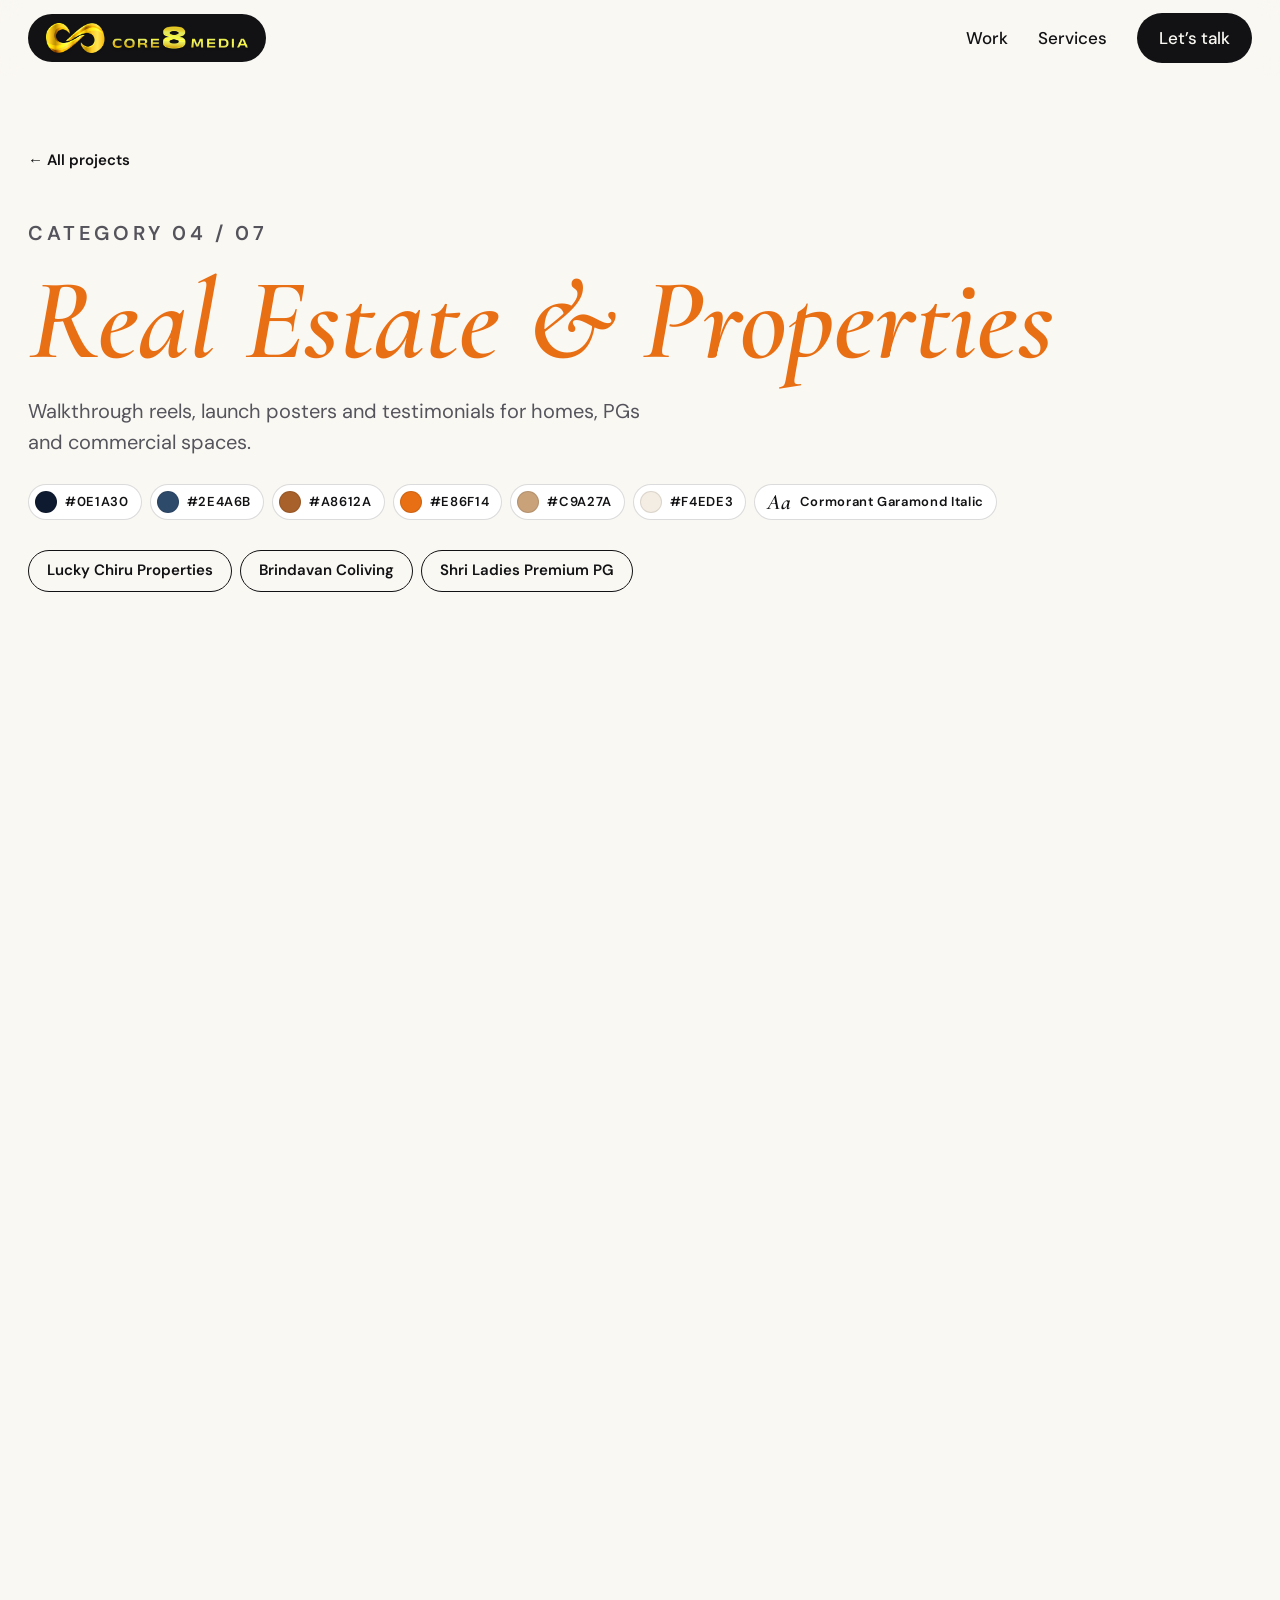
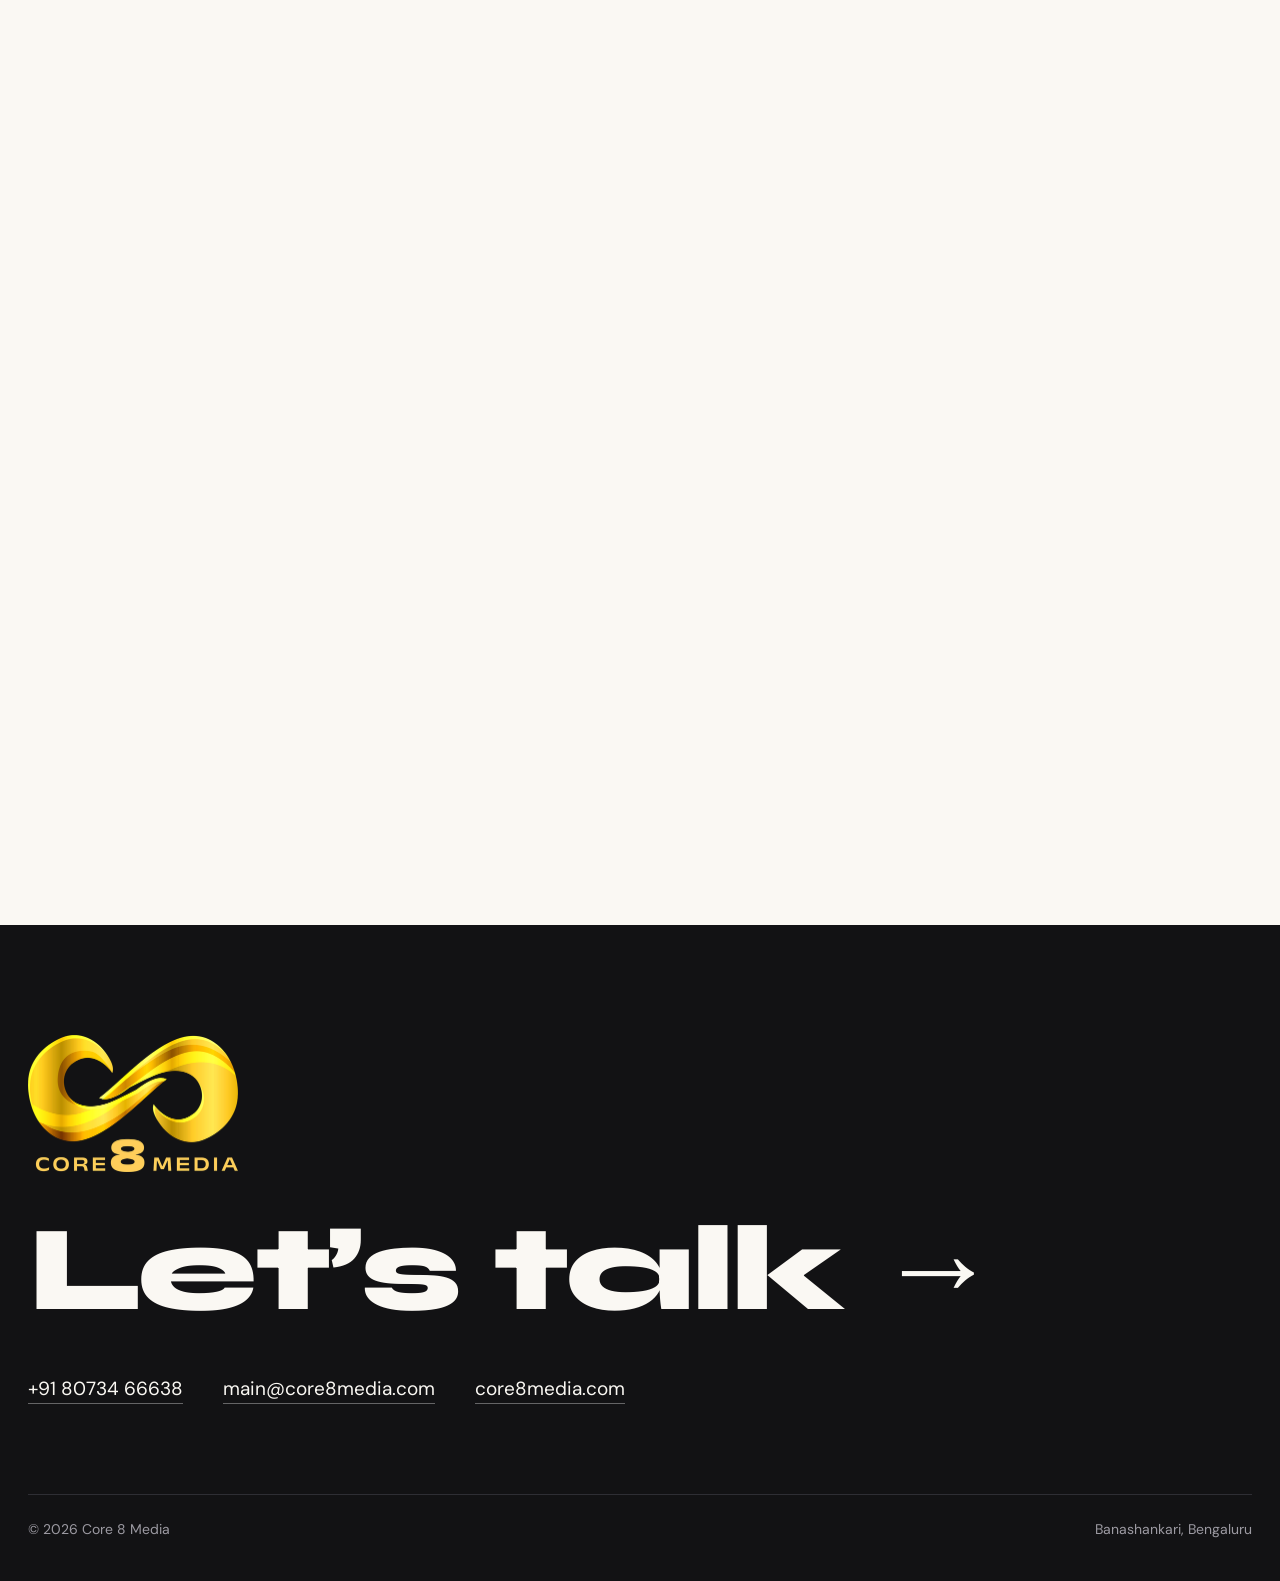
<file: real-estate.html>
<!doctype html>
<html lang="en">
<head>
<meta charset="utf-8">
<meta name="viewport" content="width=device-width, initial-scale=1">
<title>Real Estate &amp; Properties — Core 8 Media</title>
<meta name="description" content="Core 8 Media work for Real Estate &amp; Properties brands.">
<link rel="preload" href="fonts/syne-latin-800-normal.woff2" as="font" type="font/woff2" crossorigin>
<link rel="icon" type="image/png" href="favicon.png">
<link rel="stylesheet" href="site.css">
</head>
<body>

<nav>
  <div class="wrap nav-in">
    <a class="logo" href="index.html"><img class="logo-h" src="core8-logo-horizontal.png" alt="Core 8 Media" width="640" height="95"></a>
    <div class="links">
      <a href="index.html#work">Work</a>
      <a href="index.html#services">Services</a>
      <a class="btn" href="#contact">Let’s talk</a>
    </div>
  </div>
</nav>

<main class="wrap" id="category" data-cat="real-estate"></main>

<footer id="contact">
  <div class="wrap">
    <img class="foot-logo rv" src="core8-logo.png" alt="Core 8 Media" width="420" height="275">
    <h2 class="rv"><a href="https://wa.me/918073466638" target="_blank" rel="noopener">Let’s <em>talk →</em></a></h2>
    <div class="contact rv">
      <a href="tel:+918073466638">+91 80734 66638</a>
      <a href="mailto:main@core8media.com">main@core8media.com</a>
      <a href="https://core8media.com" target="_blank" rel="noopener">core8media.com</a>
    </div>
    <div class="foot"><span>© 2026 Core 8 Media</span><span>Banashankari, Bengaluru</span></div>
  </div>
</footer>

<div class="viewer" id="viewer" role="dialog" aria-modal="true" aria-label="Project media">
  <div class="stage" id="stage"></div>
  <button class="vb v-close" id="vClose" aria-label="Close">✕</button>
  <button class="vb v-prev" id="vPrev" aria-label="Previous">←</button>
  <button class="vb v-next" id="vNext" aria-label="Next">→</button>
  <div class="v-count" id="vCount"></div>
</div>

<script src="site.js"></script>
</body>
</html>
</file>
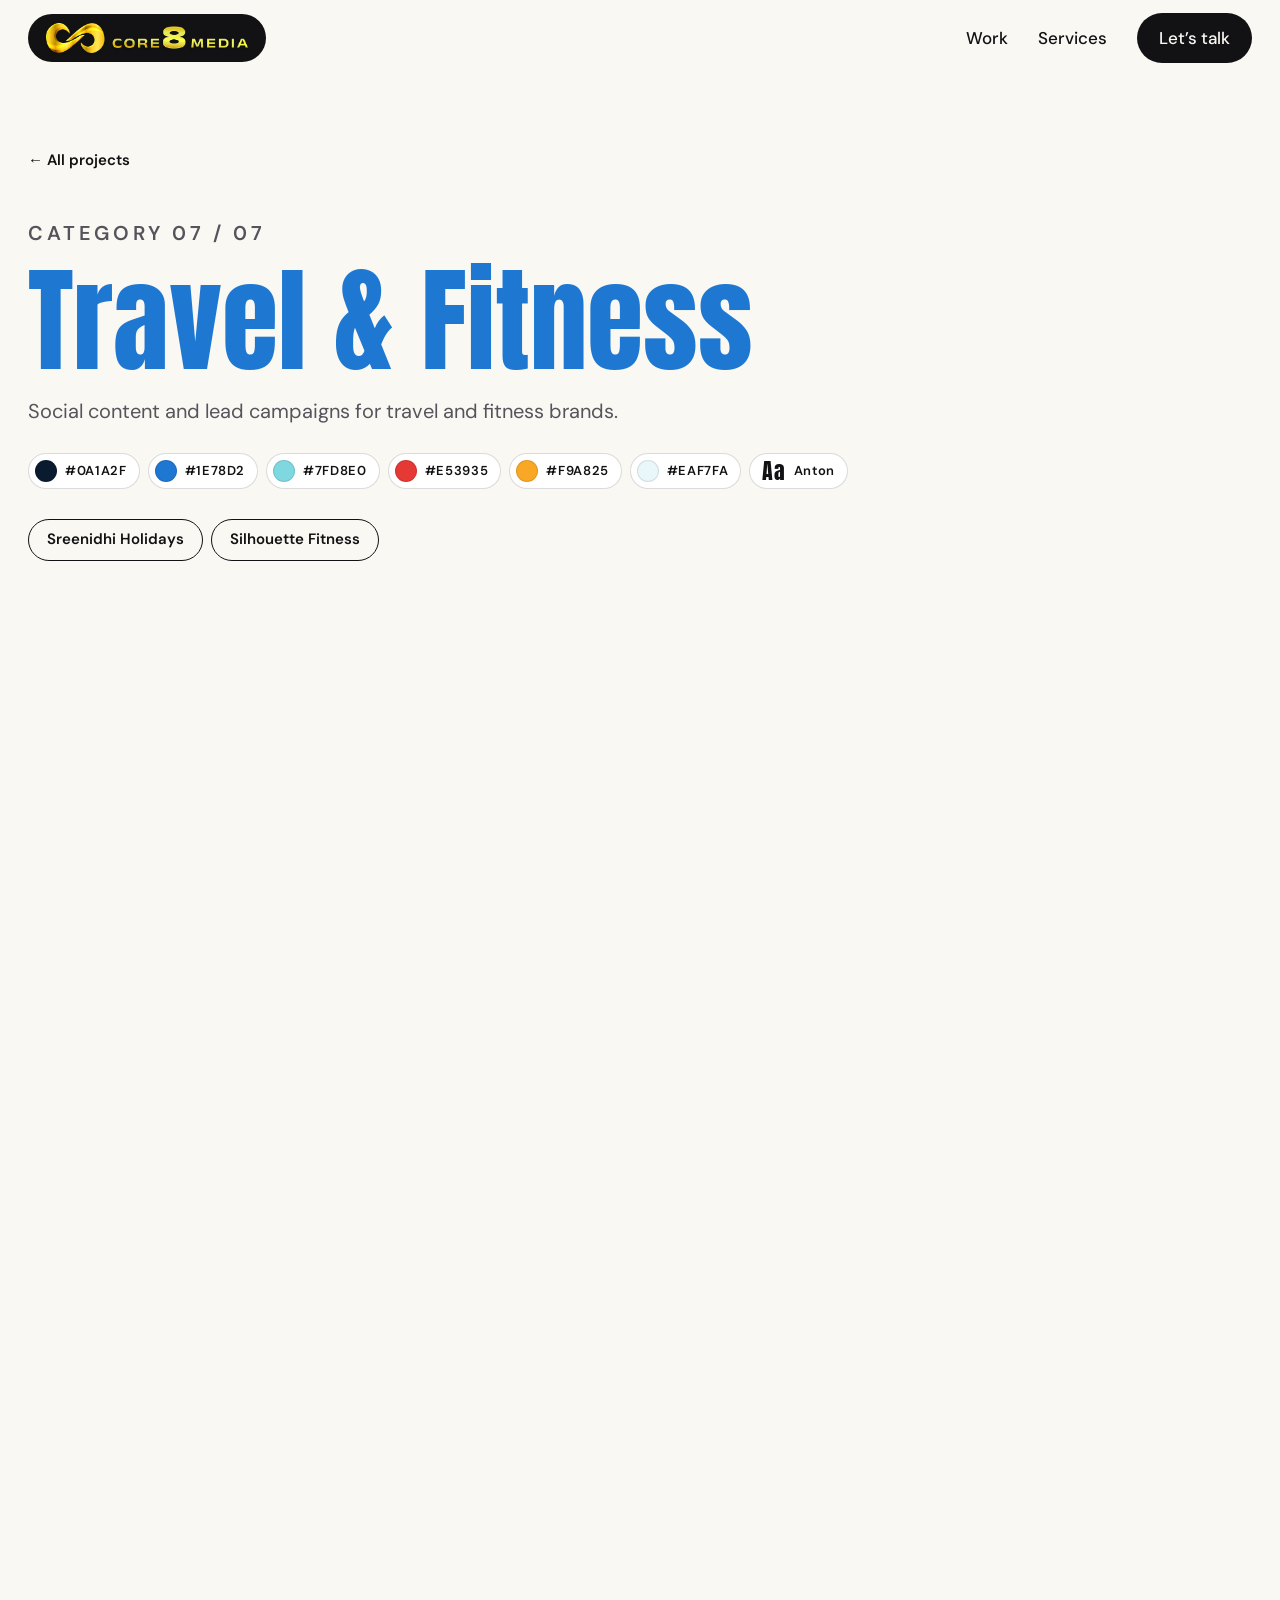
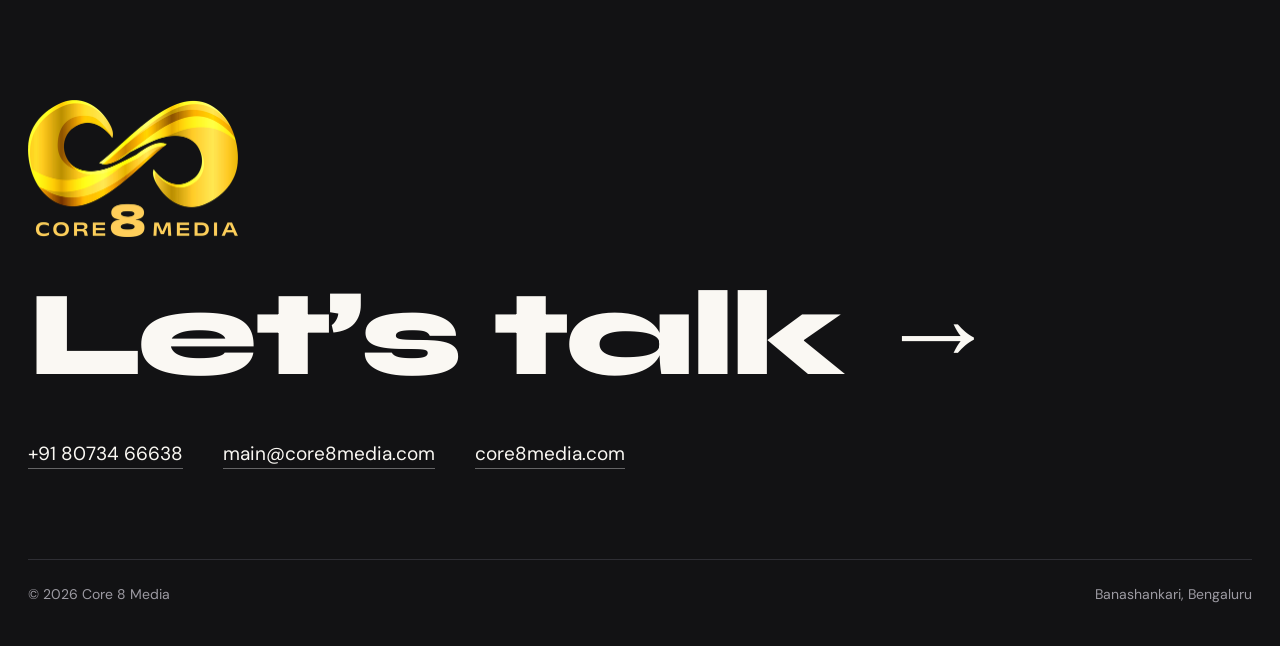
<file: travel-fitness.html>
<!doctype html>
<html lang="en">
<head>
<meta charset="utf-8">
<meta name="viewport" content="width=device-width, initial-scale=1">
<title>Travel &amp; Fitness — Core 8 Media</title>
<meta name="description" content="Core 8 Media work for Travel &amp; Fitness brands.">
<link rel="preload" href="fonts/syne-latin-800-normal.woff2" as="font" type="font/woff2" crossorigin>
<link rel="icon" type="image/png" href="favicon.png">
<link rel="stylesheet" href="site.css">
</head>
<body>

<nav>
  <div class="wrap nav-in">
    <a class="logo" href="index.html"><img class="logo-h" src="core8-logo-horizontal.png" alt="Core 8 Media" width="640" height="95"></a>
    <div class="links">
      <a href="index.html#work">Work</a>
      <a href="index.html#services">Services</a>
      <a class="btn" href="#contact">Let’s talk</a>
    </div>
  </div>
</nav>

<main class="wrap" id="category" data-cat="travel-fitness"></main>

<footer id="contact">
  <div class="wrap">
    <img class="foot-logo rv" src="core8-logo.png" alt="Core 8 Media" width="420" height="275">
    <h2 class="rv"><a href="https://wa.me/918073466638" target="_blank" rel="noopener">Let’s <em>talk →</em></a></h2>
    <div class="contact rv">
      <a href="tel:+918073466638">+91 80734 66638</a>
      <a href="mailto:main@core8media.com">main@core8media.com</a>
      <a href="https://core8media.com" target="_blank" rel="noopener">core8media.com</a>
    </div>
    <div class="foot"><span>© 2026 Core 8 Media</span><span>Banashankari, Bengaluru</span></div>
  </div>
</footer>

<div class="viewer" id="viewer" role="dialog" aria-modal="true" aria-label="Project media">
  <div class="stage" id="stage"></div>
  <button class="vb v-close" id="vClose" aria-label="Close">✕</button>
  <button class="vb v-prev" id="vPrev" aria-label="Previous">←</button>
  <button class="vb v-next" id="vNext" aria-label="Next">→</button>
  <div class="v-count" id="vCount"></div>
</div>

<script src="site.js"></script>
</body>
</html>
</file>
<file: site.css>
/* self-hosted fonts (no Google dependency) */
@font-face{font-family:'Fraunces';font-weight:800;font-style:italic;font-display:swap;src:url(fonts/fraunces-latin-800-italic.woff2) format('woff2')}
@font-face{font-family:'Space Grotesk';font-weight:700;font-display:swap;src:url(fonts/space-grotesk-latin-700-normal.woff2) format('woff2')}
@font-face{font-family:'Bebas Neue';font-weight:400;font-display:swap;src:url(fonts/bebas-neue-latin-400-normal.woff2) format('woff2')}
@font-face{font-family:'Cormorant Garamond';font-weight:600;font-style:italic;font-display:swap;src:url(fonts/cormorant-garamond-latin-600-italic.woff2) format('woff2')}
@font-face{font-family:'Playfair Display';font-weight:700;font-style:italic;font-display:swap;src:url(fonts/playfair-display-latin-700-italic.woff2) format('woff2')}
@font-face{font-family:'Fredoka';font-weight:700;font-display:swap;src:url(fonts/fredoka-latin-700-normal.woff2) format('woff2')}
@font-face{font-family:'Anton';font-weight:400;font-display:swap;src:url(fonts/anton-latin-400-normal.woff2) format('woff2')}

@font-face{font-family:'Syne';font-weight:600;font-display:swap;src:url(fonts/syne-latin-600-normal.woff2) format('woff2')}
@font-face{font-family:'Syne';font-weight:700;font-display:swap;src:url(fonts/syne-latin-700-normal.woff2) format('woff2')}
@font-face{font-family:'Syne';font-weight:800;font-display:swap;src:url(fonts/syne-latin-800-normal.woff2) format('woff2')}
@font-face{font-family:'DM Sans';font-weight:400;font-display:swap;src:url(fonts/dm-sans-latin-400-normal.woff2) format('woff2')}
@font-face{font-family:'DM Sans';font-weight:500;font-display:swap;src:url(fonts/dm-sans-latin-500-normal.woff2) format('woff2')}
@font-face{font-family:'DM Sans';font-weight:600;font-display:swap;src:url(fonts/dm-sans-latin-600-normal.woff2) format('woff2')}
@font-face{font-family:'DM Sans';font-weight:700;font-display:swap;src:url(fonts/dm-sans-latin-700-normal.woff2) format('woff2')}
@font-face{font-family:'Instrument Serif';font-weight:400;font-style:normal;font-display:swap;src:url(fonts/instrument-serif-latin-400-normal.woff2) format('woff2')}
@font-face{font-family:'Instrument Serif';font-weight:400;font-style:italic;font-display:swap;src:url(fonts/instrument-serif-latin-400-italic.woff2) format('woff2')}
:root{--ink:#121214;--paper:#FAF8F3;--soft:#55545C;--muted:#77767E;--lime:#D4FF3F;
  --display:'Syne',Arial,sans-serif;--body:'DM Sans',Arial,sans-serif;--serif:'Instrument Serif',Georgia,serif}
*{box-sizing:border-box;margin:0;padding:0}
html{scroll-behavior:smooth}
body{background:var(--paper);color:var(--ink);font-family:var(--body);font-size:17px;line-height:1.55;-webkit-font-smoothing:antialiased;overflow-x:hidden}
a{color:inherit}
button{font:inherit;color:inherit}
.wrap{max-width:1280px;margin:0 auto;padding-left:28px;padding-right:28px}

/* nav */
nav{position:sticky;top:0;z-index:40;background:rgba(250,248,243,.88);backdrop-filter:blur(12px);-webkit-backdrop-filter:blur(12px)}
.nav-in{display:flex;align-items:center;justify-content:space-between;height:76px}
.logo{font-family:var(--display);font-weight:800;font-size:19px;letter-spacing:.05em;text-decoration:none;display:flex;align-items:center;gap:10px;white-space:nowrap;flex:none}
.logo img{height:28px;width:auto;display:block;filter:drop-shadow(0 1px 1px rgba(0,0,0,.15))}
.foot-logo{display:block;width:210px;height:auto;margin-bottom:40px}
.links{display:flex;gap:30px;align-items:center}
.links a{text-decoration:none;font-weight:500}
.links a:not(.btn):hover{text-decoration:underline;text-underline-offset:5px}
.btn{white-space:nowrap;display:inline-flex;align-items:center;gap:8px;font-weight:700;text-decoration:none;padding:12px 22px;border-radius:999px;background:var(--ink);color:var(--paper);transition:transform .2s}
.btn:hover{transform:translateY(-2px)}

/* hero */
.hero{padding-top:64px;padding-bottom:40px;overflow:hidden}
.hero-kicker{display:inline-flex;align-items:center;gap:10px;font-size:14px;font-weight:600;letter-spacing:.04em;padding:8px 16px 8px 12px;border:1.5px solid var(--ink);border-radius:999px;margin-bottom:28px}
.hero-kicker .dot{width:10px;height:10px;border-radius:50%;background:#3BD16F;box-shadow:0 0 0 0 rgba(59,209,111,.6);animation:pulse 2s infinite}
@keyframes pulse{70%{box-shadow:0 0 0 10px rgba(59,209,111,0)}100%{box-shadow:0 0 0 0 rgba(59,209,111,0)}}
.hero h1{font-family:var(--display);font-weight:800;font-size:clamp(28px,5.3vw,70px);line-height:1.06;letter-spacing:-.025em;max-width:100%;overflow-wrap:break-word}
.hero .soft{color:#A4A2AA}
.hero em{font-family:var(--serif);font-style:italic;font-weight:400;font-size:1.12em;line-height:.9;letter-spacing:-.01em;color:var(--ink);background:linear-gradient(transparent 58%,var(--lime) 58%,var(--lime) 92%,transparent 92%);padding:0 .06em}
/* fan of three reel cards inside the headline */
.fan{display:inline-block;position:relative;width:1.5em;height:.96em;vertical-align:-.14em;margin:0 0 0 .04em}
.fc{position:absolute;bottom:0;height:100%;border-radius:.13em;overflow:hidden;background:#222;border:.035em solid #fff;box-shadow:0 .08em .25em rgba(0,0,0,.22);transition:transform .45s cubic-bezier(.2,.8,.2,1)}
.fc img,.fc video{width:100%;height:100%;display:block}
.fc1{aspect-ratio:9/16;left:0;transform:rotate(-12deg) translateY(.03em)}
.fc2{aspect-ratio:4/5;left:.42em;transform:rotate(3deg) translateY(-.02em);z-index:1}
.fc3{aspect-ratio:9/16;left:.98em;transform:rotate(12deg) translateY(.04em);z-index:2}
.hero h1:hover .fc1{transform:rotate(-20deg) translate(-.12em,-.04em)}
.hero h1:hover .fc3{transform:rotate(20deg) translate(.14em,-.04em)}
.hero h1:hover .fc2{transform:rotate(0) translateY(-.1em)}
.hero-row{display:flex;justify-content:space-between;align-items:end;gap:28px 40px;flex-wrap:wrap;margin-top:36px}
.hero-row p{font-size:clamp(17px,1.5vw,20px);color:var(--soft);max-width:540px}
.hero-cta{display:flex;gap:12px;flex-wrap:wrap}
.btn.ghost{background:transparent;color:var(--ink);border:1.5px solid var(--ink)}
.btn.ghost:hover{background:var(--lime);border-color:var(--lime)}
/* scrolling ribbon of real work */
.ribbon{margin-top:46px;overflow:hidden;padding:28px 0;transform:rotate(-2deg);margin-left:-20px;margin-right:-20px;-webkit-mask-image:linear-gradient(90deg,transparent,#000 6%,#000 94%,transparent);mask-image:linear-gradient(90deg,transparent,#000 6%,#000 94%,transparent)}
.ribbon-track{display:flex;gap:14px;width:max-content;animation:ribbon 70s linear infinite}
.ribbon:hover .ribbon-track{animation-play-state:paused}
@keyframes ribbon{to{transform:translateX(-50%)}}
.rb{height:300px;flex:none;border-radius:20px;overflow:hidden;position:relative;display:block;text-decoration:none;background:#ddd;transition:transform .3s}
.rb img,.rb video{width:100%;height:100%;display:block}
.rb:hover{transform:translateY(-8px) rotate(-1deg)}
.rb span{position:absolute;left:10px;bottom:10px;right:10px;font-size:12px;font-weight:700;letter-spacing:.06em;color:#fff;background:rgba(18,18,20,.7);padding:5px 10px;border-radius:999px;width:fit-content;opacity:0;transform:translateY(6px);transition:.25s}
.rb:hover span,.rb:focus-visible span{opacity:1;transform:none}
@media (prefers-reduced-motion:reduce){.ribbon-track{animation:none}.hero-kicker .dot{animation:none}}

/* section heads */
.head{display:flex;justify-content:space-between;align-items:end;gap:20px;flex-wrap:wrap;margin-bottom:40px}
.head h2{font-family:var(--display);font-weight:700;font-size:clamp(34px,4.4vw,56px);letter-spacing:-.01em}

/* home: category cards */
.grid{display:grid;grid-template-columns:1fr 1fr;gap:44px 36px;align-items:start}
.grid .card:nth-child(even){margin-top:110px}
.card{display:block;text-decoration:none}
.frame{border-radius:32px;padding:12px;display:flex;flex-direction:column;gap:10px;position:relative;transition:transform .35s ease,box-shadow .35s}
.card:hover .frame{transform:translateY(-6px);box-shadow:0 22px 50px -24px rgba(0,0,0,.45)}
.card .go{position:absolute;right:20px;top:20px;width:48px;height:48px;border-radius:50%;background:var(--ink);color:#fff;display:grid;place-items:center;font-size:20px;opacity:0;transform:scale(.7) rotate(-45deg);transition:opacity .3s,transform .3s}
.card:hover .go,.card:focus-visible .go{opacity:1;transform:scale(1) rotate(-45deg)}
.card:focus-visible .frame{outline:3px solid var(--ink);outline-offset:4px}
.type{min-height:330px;justify-content:flex-end;padding:30px}
.type b{font-family:var(--display);font-weight:800;font-size:clamp(34px,3.6vw,52px);line-height:1.02;color:var(--ink);display:block}
.row{display:flex;gap:10px}
.tile{flex-basis:0;min-width:0;border-radius:16px;overflow:hidden;position:relative;background:rgba(0,0,0,.12);border:0;padding:0;display:block}
button.tile{cursor:pointer}
.tile img,.tile video{width:100%;height:100%;display:block}
.tile:focus-visible{outline:3px solid #fff;outline-offset:2px}
.tile .play{position:absolute;left:8px;bottom:8px;width:28px;height:28px;border-radius:50%;background:rgba(255,253,248,.92);display:grid;place-items:center}
.tile .play svg{width:11px;height:11px;margin-left:2px}
.meta{display:flex;justify-content:space-between;align-items:baseline;gap:16px;margin-top:18px}
.meta h3{font-family:var(--serif);font-style:italic;font-weight:400;font-size:clamp(30px,3vw,42px);line-height:1.1}
.meta span{font-size:12px;letter-spacing:.18em;color:var(--muted);font-weight:600;white-space:nowrap}
.desc{color:var(--soft);font-size:16px;margin-top:4px}
.sub{font-size:12px;letter-spacing:.16em;color:var(--muted);margin-top:8px;font-weight:600}

/* category page */
.cat-top{padding-top:70px;padding-bottom:60px}
.back{display:inline-flex;align-items:center;gap:8px;text-decoration:none;font-weight:600;font-size:15px;margin-bottom:46px}
.back:hover{text-decoration:underline;text-underline-offset:5px}
.kicker{font-size:13px;letter-spacing:.18em;color:var(--muted);font-weight:600}
.cat-top h1{font-family:var(--serif);font-style:italic;font-weight:400;font-size:clamp(56px,9vw,128px);line-height:1;margin:14px 0 18px}
.cat-top p{font-size:clamp(17px,1.6vw,20px);color:var(--soft);max-width:640px}
.jump{display:flex;flex-wrap:wrap;gap:8px;margin-top:30px}
.jump a{border:1.5px solid var(--ink);padding:8px 18px;border-radius:999px;font-weight:600;font-size:15px;text-decoration:none;transition:background .2s,color .2s}
.jump a:hover{background:var(--ink);color:var(--paper)}
.client{padding-bottom:110px;scroll-margin-top:90px}
.client .frame{border-radius:36px;padding:14px;gap:12px}
.client .row{gap:12px}
.client .tile{border-radius:18px}
.client .tile .play{width:34px;height:34px;left:10px;bottom:10px}
.client .tile .play svg{width:13px;height:13px}
.client .meta{margin-top:0;margin-bottom:22px}
.client .meta h3{font-size:clamp(36px,4.4vw,60px)}
.client .desc{font-size:18px;margin:-12px 0 26px;max-width:720px}
.soon{min-height:260px;justify-content:center;align-items:center;text-align:center;padding:40px}
.soon p{font-family:var(--display);font-weight:700;font-size:clamp(22px,2.4vw,30px);color:var(--ink)}
.next{display:flex;justify-content:space-between;align-items:center;gap:24px;flex-wrap:wrap;border-top:1.5px solid var(--ink);padding:44px 0 120px;text-decoration:none}
.next small{display:block;font-size:13px;letter-spacing:.18em;color:var(--muted);font-weight:600}
.next b{font-family:var(--serif);font-style:italic;font-weight:400;font-size:clamp(40px,6vw,80px);line-height:1.05}
.next i{font-style:normal;width:64px;height:64px;border-radius:50%;background:var(--ink);color:var(--paper);display:grid;place-items:center;font-size:26px;transition:transform .3s,background .3s,color .3s}
.next:hover i{transform:translateX(8px);background:var(--lime);color:var(--ink)}

/* services */
.services{padding-top:150px;padding-bottom:120px}
.svc{border-top:1.5px solid var(--ink);overflow:hidden}
.svc:last-child{border-bottom:1.5px solid var(--ink)}
.svc button{width:100%;display:flex;justify-content:space-between;align-items:center;gap:20px;background:none;border:0;padding:26px 0;cursor:pointer;text-align:left}
.svc button span{font-family:var(--display);font-weight:700;font-size:clamp(24px,3.4vw,44px);min-width:0;flex:1;line-height:1.15}
.svc button i{font-style:normal;width:44px;height:44px;border-radius:50%;border:1.5px solid var(--ink);display:grid;place-items:center;font-size:22px;flex:none;transition:transform .3s,background .3s}
.svc.open button i{transform:rotate(45deg);background:var(--lime);border-color:var(--lime)}
.svc .ans{display:grid;grid-template-rows:0fr;transition:grid-template-rows .35s ease}
.svc.open .ans{grid-template-rows:1fr}
.svc .ans p{overflow:hidden;color:var(--soft);font-size:18px;max-width:640px}
.svc.open .ans p{padding-bottom:26px}

/* footer */
footer{background:var(--ink);color:var(--paper);padding:110px 0 40px}
footer h2{font-family:var(--display);font-weight:800;font-size:clamp(48px,9.5vw,150px);line-height:.95;letter-spacing:-.03em}
footer h2 a{text-decoration:none}
footer h2 a:hover em{color:var(--lime)}
footer h2 em{font-style:normal;transition:color .2s}
.contact{display:flex;flex-wrap:wrap;gap:14px 40px;margin-top:46px;font-size:19px}
.contact a{text-decoration:none;border-bottom:1.5px solid rgba(255,255,255,.35)}
.contact a:hover{border-color:var(--lime);color:var(--lime)}
.foot{display:flex;justify-content:space-between;flex-wrap:wrap;gap:12px;margin-top:90px;padding-top:24px;border-top:1px solid #2E2E34;color:#9C9AA2;font-size:14px}

/* viewer */
.viewer{position:fixed;inset:0;z-index:100;background:rgba(10,10,12,.95);display:none;align-items:center;justify-content:center;padding:60px 76px}
.viewer.open{display:flex}
.stage{display:flex;align-items:center;justify-content:center;max-width:100%;max-height:100%}
.stage img,.stage video{max-width:min(90vw,620px);max-height:82vh;width:auto;height:auto;border-radius:16px;display:block;background:#000}
.vb{position:absolute;background:rgba(255,253,248,.1);color:#fff;border:1.5px solid rgba(255,255,255,.3);width:50px;height:50px;border-radius:50%;font-size:20px;cursor:pointer;display:grid;place-items:center}
.vb:hover{background:var(--lime);color:var(--ink);border-color:var(--lime)}
.v-prev{left:16px;top:50%;transform:translateY(-50%)}.v-next{right:16px;top:50%;transform:translateY(-50%)}
.v-close{right:16px;top:16px}
.v-count{position:absolute;left:50%;bottom:20px;transform:translateX(-50%);color:#C9C7D1;font-size:13px;letter-spacing:.08em;white-space:nowrap}
body.lock{overflow:hidden}

/* reveal */
.rv{opacity:0;transform:translateY(26px);transition:opacity .7s ease,transform .7s ease}
.rv.in{opacity:1;transform:none}
@media (prefers-reduced-motion:reduce){.rv{opacity:1;transform:none}html{scroll-behavior:auto}}

@media (max-width:900px){
  .grid{grid-template-columns:1fr;gap:56px}
  .grid .card:nth-child(even){margin-top:0}
}
@media (max-width:640px){
  .wrap{padding-left:18px;padding-right:18px}
  .links a:not(.btn){display:none}
  .nav-in{height:64px}
  .logo{font-size:15px;gap:8px;letter-spacing:.03em}
  .logo img{height:22px}
}
@media (max-width:400px){
  .logo{font-size:13px;letter-spacing:.01em;gap:6px}
  .logo img{height:19px}
  .links .btn{padding:9px 14px;font-size:13px}
  .links .btn{padding:10px 16px;font-size:14px}
  .hero{padding-top:44px;padding-bottom:20px}
  .hero-kicker{font-size:12px;margin-bottom:24px}
  .hero-row{margin-top:30px}
  .hero-cta .btn{flex:1;justify-content:center}
  .ribbon{margin-top:50px;padding:18px 0}
  .rb{height:190px;border-radius:14px}
  .frame,.client .frame{border-radius:24px;padding:8px;gap:6px}
  .row,.client .row{gap:6px}
  .tile,.client .tile{border-radius:10px}
  .tile .play,.client .tile .play{width:22px;height:22px;left:5px;bottom:5px}
  .tile .play svg,.client .tile .play svg{width:9px;height:9px}
  .type{min-height:240px;padding:22px}
  .meta{flex-direction:column;gap:2px}
  .cat-top{padding-top:40px}
  .back{margin-bottom:30px}
  .client{padding-bottom:80px}
  .services{padding-top:100px;padding-bottom:80px}
  .viewer{padding:60px 10px 80px}
  .v-prev,.v-next{top:auto;bottom:14px;transform:none}
  .v-count{bottom:30px}
}

/* ===== brand-board cards (home) ===== */
.board{display:grid;grid-template-columns:repeat(3,1fr);gap:10px;padding:12px;border-radius:34px}
.board.two{grid-template-columns:repeat(2,1fr)}
.bc{display:flex;flex-direction:column;gap:10px;min-width:0}
.bt{border-radius:22px;overflow:hidden;position:relative;border:1.5px solid rgba(255,255,255,.38);min-width:0}
.bt.med{background:rgba(0,0,0,.18);flex:none}
.bt.med img,.bt.med video{width:100%;height:100%;display:block}
.bt .play{position:absolute;left:10px;bottom:10px;width:30px;height:30px;border-radius:50%;background:rgba(255,253,248,.92);display:grid;place-items:center}
.bt .play svg{width:12px;height:12px;margin-left:2px}
/* palette: overlapping rounded swatches */
.bt.pal{flex:1 1 auto;min-height:150px;display:flex;flex-direction:column;border:0;background:transparent;border-radius:22px}
.bt.pal span{flex:1;display:flex;align-items:flex-start;padding:10px 14px 0;margin-top:-14px;border-radius:18px 18px 0 0;font-family:'Space Grotesk',var(--body);font-weight:700;font-size:13px;letter-spacing:.04em;min-height:34px;position:relative}
.bt.pal span:first-child{margin-top:0;border-radius:18px 18px 0 0}
.bt.pal span:last-child{border-radius:18px;padding-bottom:10px}
/* category name tile */
.bt.nm{container-type:inline-size;flex:1 1 auto;min-height:110px;display:flex;flex-direction:column;justify-content:space-between;padding:16px}
.bt.nm b{font-size:clamp(15px,16cqi,36px);line-height:1;letter-spacing:-.005em;overflow-wrap:normal;word-break:keep-all}
.bt.nm small{font-size:12px;letter-spacing:.08em;text-transform:uppercase;opacity:.8;font-weight:600}
/* type specimen tile */
.bt.ty{container-type:inline-size;flex:1 1 auto;min-height:120px;display:flex;flex-direction:column;justify-content:space-between;padding:16px}
.bt.ty b{font-size:clamp(40px,46cqi,104px);line-height:.9}
.bt.ty small{font-size:12px;letter-spacing:.1em;text-transform:uppercase;font-weight:700;align-self:flex-end;text-align:right;max-width:9em;line-height:1.25}
.card:hover .board .bt.med img,.card:hover .board .bt.med video{transform:scale(1.04);transition:transform .6s}
.board .bt.med img,.board .bt.med video{transition:transform .6s}
/* category page: palette + typeface strip */
.swatches{display:flex;flex-wrap:wrap;gap:8px;margin-top:26px}
.swatches span{display:inline-flex;align-items:center;gap:8px;font-size:13px;font-weight:600;letter-spacing:.05em;padding:6px 12px 6px 6px;border:1.5px solid rgba(18,18,20,.15);border-radius:999px;background:#fff}
.swatches i{width:22px;height:22px;border-radius:50%;display:block;border:1px solid rgba(0,0,0,.1)}
.swatches .tf{padding-left:12px}
.swatches .tf b{font-size:22px;line-height:1}
.cat-top h1{overflow-wrap:break-word}
@media (max-width:640px){
  .board{padding:8px;gap:6px;border-radius:24px}
  .bc{gap:6px}
  .bt{border-radius:14px}
  .bt.pal{min-height:120px;border-radius:14px}
  .bt.pal span{font-size:10px;padding:7px 9px 0;margin-top:-10px;border-radius:12px 12px 0 0;min-height:26px}
  .bt.pal span:first-child{border-radius:12px 12px 0 0}.bt.pal span:last-child{border-radius:12px}
  .bt.nm{padding:12px;min-height:90px}.bt.nm small{font-size:10px}
  .bt .play{width:24px;height:24px;left:7px;bottom:7px}.bt .play svg{width:9px;height:9px}
  .swatches span{font-size:11px}
}
/* horizontal logo in nav */
.logo:has(.logo-h){background:#121214;padding:9px 18px;border-radius:999px;transition:transform .2s}
.logo:has(.logo-h):hover{transform:translateY(-2px)}
.logo .logo-h{height:30px;width:auto;display:block}
@media (max-width:640px){.logo .logo-h{height:22px}.logo:has(.logo-h){padding:8px 14px}}
@media (max-width:400px){.logo .logo-h{height:19px}.logo:has(.logo-h){padding:7px 12px}}
/* ===== Rule of 7 (services) ===== */
.r7-head{display:grid;grid-template-columns:1.2fr 1fr;gap:24px 60px;align-items:end;margin-bottom:40px}
.r7-head .kick{display:inline-block;font-size:13px;font-weight:700;letter-spacing:.14em;text-transform:uppercase;background:var(--ink);color:var(--lime);padding:7px 14px;border-radius:999px;margin-bottom:18px}
.r7-head h2{font-family:var(--display);font-weight:800;font-size:clamp(32px,4.6vw,64px);line-height:1.02;letter-spacing:-.02em}
.r7-head > p{color:var(--soft);font-size:clamp(16px,1.4vw,19px)}
.r7-rail{position:relative;display:flex;justify-content:space-between;align-items:center;margin:0 0 26px;padding:0 4px}
.r7-rail::before{content:"";position:absolute;left:24px;right:24px;top:50%;height:3px;background:rgba(18,18,20,.12);border-radius:3px}
.r7-fill{position:absolute;left:24px;top:50%;height:3px;width:0;background:var(--ink);border-radius:3px;transition:width .45s cubic-bezier(.2,.8,.2,1)}
.dot7{position:relative;z-index:1;width:46px;height:46px;border-radius:50%;border:2px solid var(--ink);background:var(--paper);cursor:pointer;display:grid;place-items:center;font-family:var(--display);font-weight:800;font-size:17px;transition:transform .25s,background .25s}
.dot7:hover{transform:scale(1.1)}
.dot7.on{background:var(--c)}
.dot7.cur{transform:scale(1.18);box-shadow:0 0 0 5px rgba(18,18,20,.08)}
.r7{border-top:1.5px solid var(--ink);overflow:hidden}
.r7:last-child{border-bottom:1.5px solid var(--ink)}
.r7 > button{width:100%;display:grid;grid-template-columns:auto 1fr auto auto;gap:22px;align-items:center;background:none;border:0;padding:22px 0;cursor:pointer;text-align:left}
.r7 .n{font-family:var(--display);font-weight:800;font-size:clamp(26px,3vw,40px);width:2.2em;height:2.2em;border-radius:50%;display:grid;place-items:center;background:var(--c);color:var(--ink);font-size:clamp(16px,1.6vw,20px);transition:transform .3s}
.r7 .t{font-family:var(--display);font-weight:700;font-size:clamp(20px,2.6vw,36px);line-height:1.1;min-width:0}
.r7 .t small{display:block;font-family:var(--body);font-weight:700;font-size:12px;letter-spacing:.16em;text-transform:uppercase;color:var(--muted);margin-bottom:4px}
.r7 .tag{font-style:normal;font-size:13px;font-weight:600;border:1.5px solid var(--ink);padding:6px 12px;border-radius:999px;white-space:nowrap}
.r7 > button > i{font-style:normal;width:42px;height:42px;border-radius:50%;border:1.5px solid var(--ink);display:grid;place-items:center;font-size:22px;transition:transform .3s,background .3s}
.r7.open > button > i{transform:rotate(45deg);background:var(--c);border-color:var(--c)}
.r7:hover .n,.r7.open .n{transform:rotate(-8deg) scale(1.06)}
.r7 .ans{display:grid;grid-template-rows:0fr;transition:grid-template-rows .4s ease}
.r7.open .ans{grid-template-rows:1fr}
.r7-body{overflow:hidden;display:grid;grid-template-columns:1.3fr 1fr;gap:28px 48px;align-items:start;padding-left:calc(2.2em + 22px)}
.r7.open .r7-body{padding-bottom:30px}
.r7-body .lead{font-size:clamp(17px,1.5vw,20px);font-weight:600;margin-bottom:14px}
.r7-body ul{list-style:none;display:flex;flex-wrap:wrap;gap:8px;margin-bottom:16px}
.r7-body li{font-size:14px;font-weight:500;background:#fff;border:1.5px solid rgba(18,18,20,.12);padding:6px 12px;border-radius:999px}
.r7-body .metric{font-size:14px;color:var(--soft)}
.r7-body .metric span{display:inline-block;font-weight:700;font-size:11px;letter-spacing:.14em;text-transform:uppercase;background:var(--ink);color:#fff;padding:3px 9px;border-radius:999px;margin-right:10px}
.r7-body blockquote{position:relative;background:var(--c);border-radius:26px 26px 26px 6px;padding:24px 26px;font-family:var(--serif);font-style:italic;font-size:clamp(24px,2.4vw,34px);line-height:1.15;color:var(--ink)}
.r7-body cite{display:block;margin-top:12px;font-family:var(--body);font-style:normal;font-size:12px;font-weight:700;letter-spacing:.12em;text-transform:uppercase;opacity:.7}
.r7-flow{display:flex;flex-wrap:wrap;align-items:center;justify-content:center;gap:12px 16px;margin-top:44px;font-family:var(--display);font-weight:700;font-size:clamp(18px,2.2vw,30px)}
.r7-flow span{border:2px solid var(--ink);padding:10px 22px;border-radius:999px}
.r7-flow .hot{background:var(--lime);border-color:var(--lime)}
.r7-flow i{font-style:normal}
@media (max-width:900px){
  .r7-head{grid-template-columns:1fr}
  .r7-body{grid-template-columns:1fr;padding-left:0}
}
@media (max-width:640px){
  .r7-rail{padding:0}
  .dot7{width:34px;height:34px;font-size:14px}
  .r7-rail::before,.r7-fill{left:17px}
  .r7-rail::before{right:17px}
  .r7 > button{grid-template-columns:auto 1fr auto;gap:14px;padding:18px 0}
  .r7 .tag{display:none}
  .r7 > button > i{width:34px;height:34px;font-size:18px}
  .r7-flow span{padding:8px 14px}
}
.rb.live::after{content:"";position:absolute;right:10px;top:10px;width:9px;height:9px;border-radius:50%;background:#FF3B30;box-shadow:0 0 0 3px rgba(255,255,255,.7)}
</file>
